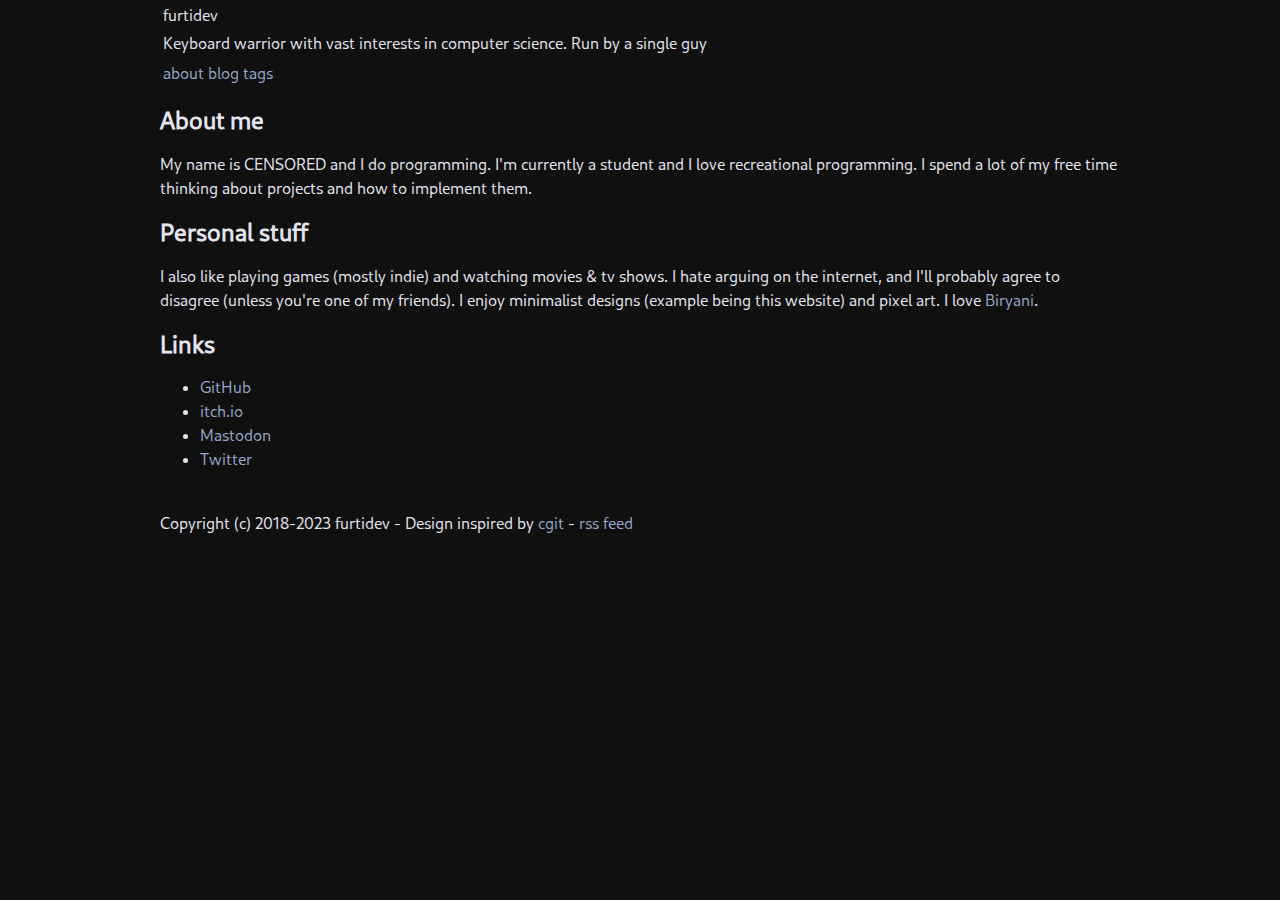
<file: index.html>
<!DOCTYPE html>
<head>
    <meta charset="utf-8"/>
    <meta name="viewport" content="width=device-width, initial-scale=1.0">
    <title>furtidev</title>
    <link rel="stylesheet" href="https://furtidev.github.io/site.css">
</head>

<body>
<table class="header">
<tbody>
    <tr>
        <!-- <td class="logo" rowspan="2"></td> -->
        <td class="main">
            furtidev
        </td>
    </tr>
    <tr>
        <td class="sub">Keyboard warrior with vast interests in computer science.</td>
        <td class="sub right">Run by a single guy</td>
    </tr>
</tbody>
</table>


<table class="tabs">
<tbody>
    <tr>
        <td>
            <a class="active" href="/">about</a>
            <a href="https://furtidev.github.io/blog/">blog</a>
            <a href="/tags">tags</a>
        </td>
    </tr>
</tbody>
</table>


<div class="content">

    <div class="custom-markdown">
        <h2>About me</h2>
        My name is <span class="censored">CENSORED</span> and I do programming. I'm currently a student and I love recreational programming. I spend a lot of my free time thinking about projects and how to implement them.
        <h2>Personal stuff</h2>
        I also like playing games (mostly indie) and watching movies & tv shows. I hate arguing on the internet, and I'll probably agree to disagree (unless you're one of my friends). I enjoy minimalist designs (example being this website) and pixel art. I love <a href="https://en.wikipedia.org/wiki/Biryani">Biryani</a>.
        <h2>Links</h2>
        <ul>
            <li><a href="https://github.com/furtidev/">GitHub</a></li>
            <li><a href="https://furtidev.itch.io/">itch.io</a></li>
            <li><a href="https://poto.cafe/@furtidev">Mastodon</a></li>
            <li><a href="https://twitter.com/furtidev">Twitter</a></li>
        </ul>
    </div>
    <center> ⠀ 
    </center> 

    
</div>

<div class="footer">Copyright (c) 2018-2023 furtidev - Design inspired by <a href="https://git.zx2c4.com/cgit/about/">cgit</a> - <a href='https://furtidev.github.io/rss.xml'>rss feed</a></div>

</body>
</file>
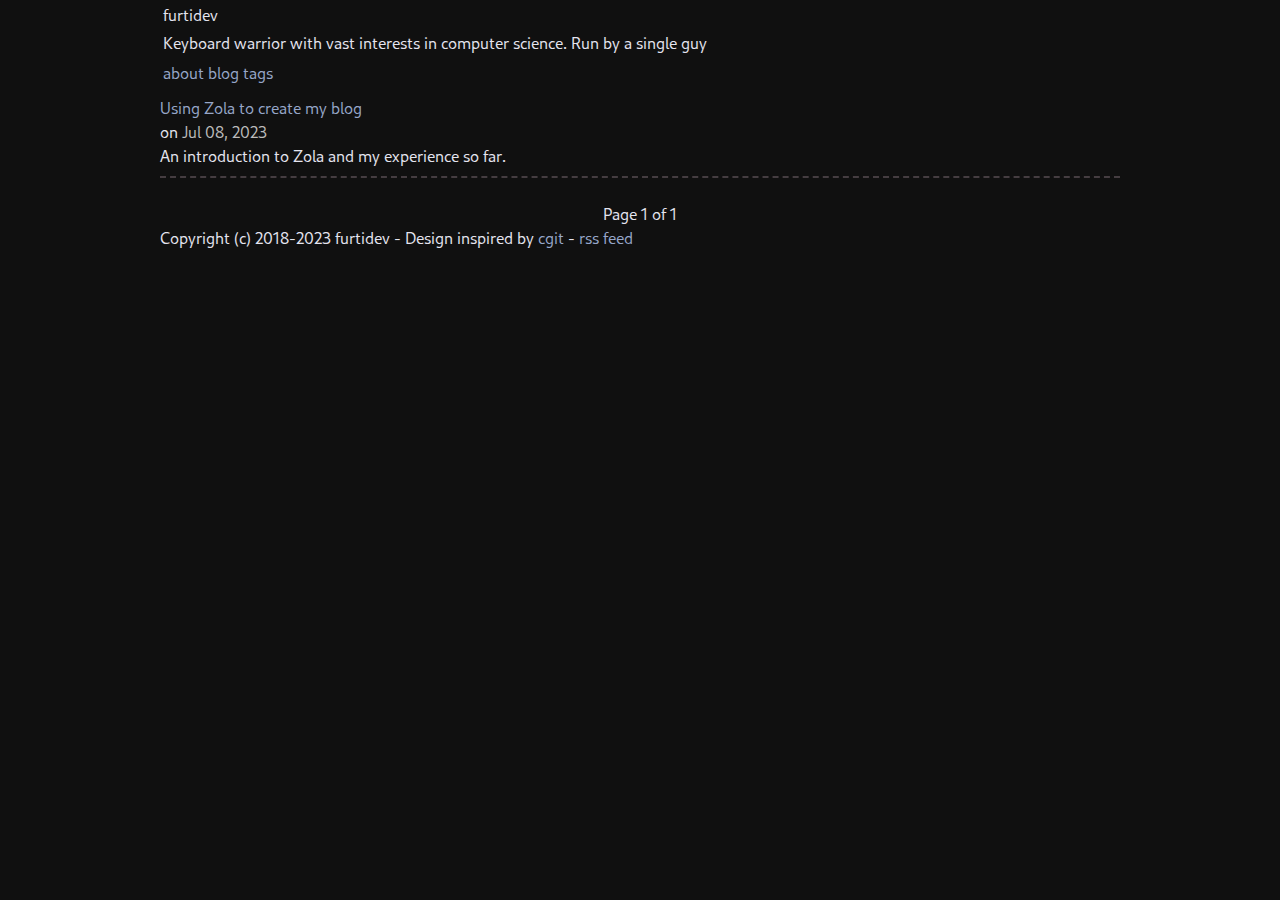
<file: blog/index.html>
<!DOCTYPE html>
<head>
    <meta charset="utf-8"/>
    <meta name="viewport" content="width=device-width, initial-scale=1.0">
    <title>furtidev</title>
    <link rel="stylesheet" href="https://furtidev.github.io/site.css">
</head>

<body>
<table class="header">
<tbody>
    <tr>
        <!-- <td class="logo" rowspan="2"></td> -->
        <td class="main">
            furtidev
        </td>
    </tr>
    <tr>
        <td class="sub">Keyboard warrior with vast interests in computer science.</td>
        <td class="sub right">Run by a single guy</td>
    </tr>
</tbody>
</table>


<table class="tabs">
<tbody>
    <tr>
        <td>
            <a href="/">about</a>
            <a class="active" href="https://furtidev.github.io/blog/">blog</a>
            <a href="/tags">tags</a>
        </td>
    </tr>
</tbody>
</table>


<div class="content">





<div class='blog-item'><span class="title"><a href="https://furtidev.github.io/blog/using-zola-to-create-my-blog/">Using Zola to create my blog</a></span><br><span class="small">on <font color="#bbb"><time datetime="2023-07-08">Jul 08, 2023</time></font></span><br>An introduction to Zola and my experience so far.</div>

<br>
<center>
	
	Page 1 of 1
	
</center>



    
</div>

<div class="footer">Copyright (c) 2018-2023 furtidev - Design inspired by <a href="https://git.zx2c4.com/cgit/about/">cgit</a> - <a href='https://furtidev.github.io/rss.xml'>rss feed</a></div>

</body>
</file>
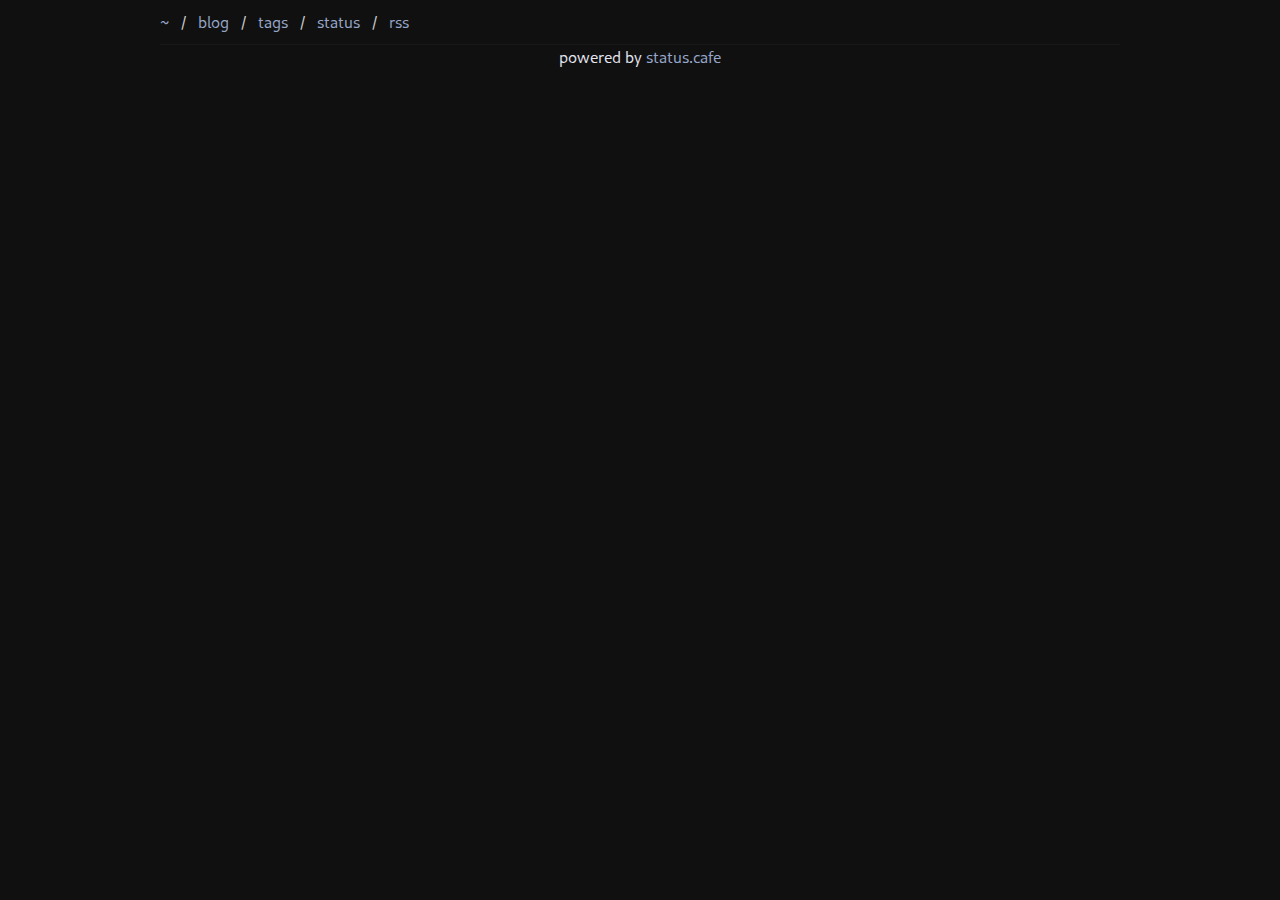
<file: status/index.html>
<!DOCTYPE html>
<head>
    <meta charset="utf-8"/>
    <meta property="og:url" content="https://furtidev.github.io/status/">
    <meta property="og:type" content="blog" />
    <meta name="viewport" content="width=device-width, initial-scale=1.0">
    <title>furtidev</title>
    <link rel="stylesheet" href="https://furtidev.github.io/site.css">
    <link rel="apple-touch-icon" sizes="180x180" href="/apple-touch-icon.png">
    <link rel="icon" type="image/png" sizes="32x32" href="/favicon-32x32.png">
    <link rel="icon" type="image/png" sizes="16x16" href="/favicon-16x16.png">
    <link rel="manifest" href="/site.webmanifest">
    <link rel="mask-icon" href="/safari-pinned-tab.svg" color="#5bbad5">
    <meta name="msapplication-TileColor" content="#da532c">
    <meta name="theme-color" content="#ffffff">
</head>

<div class="navbar">
    <ul>
    <li><a href="/">~</a></li>
    <li><a href="https://furtidev.github.io/blog/">blog</a></li>
    <li><a href='https://furtidev.github.io/tags'>tags</a></li>
    <li><a href='https://furtidev.github.io/status'>status</a></li>
    <li><a href='https://furtidev.github.io/rss.xml'>rss</a></li>
    </ul>
</div>

<div class="content">

<style>
.status {
	border: 1px solid #515151;
    background: #1b1b1b;
    margin: 10px 0px 10px 0px;
    padding: 10px;
}

.status .title .author {
    color: #73c936;
}

.status .title .time {
    color: #717171;
}

.status .desc {
    color: #A4A4A4;
}

</style>
<script>
// stolen from https://stackoverflow.com/a/1417392
function DateParser(datestr) {
	var yy   = datestr.substring(0,4);
	var mo   = datestr.substring(5,7);
	var dd   = datestr.substring(8,10);
	var hh   = datestr.substring(11,13);
	var mi   = datestr.substring(14,16);
	var ss   = datestr.substring(17,19);
	var tzs  = datestr.substring(19,20);
	var tzhh = datestr.substring(20,22);
	var tzmi = datestr.substring(23,25);
	var myutc = Date.UTC(yy-0,mo-1,dd-0,hh-0,mi-0,ss-0);
	var tzos = (tzs+(tzhh * 60 + tzmi * 1)) * 60000;
	return new Date(myutc-tzos);
}

// stolen from https://stackoverflow.com/a/6109105
function timeDifference(current, previous) {

    var msPerMinute = 60 * 1000;
    var msPerHour = msPerMinute * 60;
    var msPerDay = msPerHour * 24;
    var msPerMonth = msPerDay * 30;
    var msPerYear = msPerDay * 365;

    var elapsed = current - previous;

    if (elapsed < msPerMinute) {
         return Math.round(elapsed/1000) + ' seconds ago';   
    }

    else if (elapsed < msPerHour) {
         return Math.round(elapsed/msPerMinute) + ' minutes ago';   
    }

    else if (elapsed < msPerDay ) {
         return Math.round(elapsed/msPerHour ) + ' hours ago';   
    }

    else if (elapsed < msPerMonth) {
        return Math.round(elapsed/msPerDay) + ' days ago';   
    }

    else if (elapsed < msPerYear) {
        return Math.round(elapsed/msPerMonth) + ' months ago';   
    }

    else {
        return Math.round(elapsed/msPerYear ) + ' years ago';   
    }
}

var xhttp = new XMLHttpRequest();
xhttp.onreadystatechange = function() {
if (xhttp.readyState == 4 && xhttp.status == 200) {
  var parser = new DOMParser();
  var xmlDoc = parser.parseFromString(xhttp.responseText, 'text/xml');
  var posts = '';
  title = xmlDoc.getElementsByTagName('title');
  content = xmlDoc.getElementsByTagName('content')
  published = xmlDoc.getElementsByTagName('published')

  posts += '';

  for (i = 1; i < title.length; i++) {
  	if (i >= 20) {
  		break;
  	}
    posts += '<div class="status"><div class="title"><span class="author">' + title[i].childNodes[0].nodeValue.slice(0, 11) + '</span> <span class="time">' + timeDifference(Date.now(), DateParser(published[i-1].innerHTML)) + '</span></div><div class="desc">' + content[i-1].textContent + '</div></div>'
  }
  
  posts += '';

  document.getElementById('status').innerHTML = posts;
}
};
xhttp.open('GET', 'https://status.cafe/users/furtidev.atom', true);
xhttp.send();
</script>

<div id="status"></div>
<center>powered by <a href="https://status.cafe/">status.cafe</a></center>
    
</div>
</body>
</file>
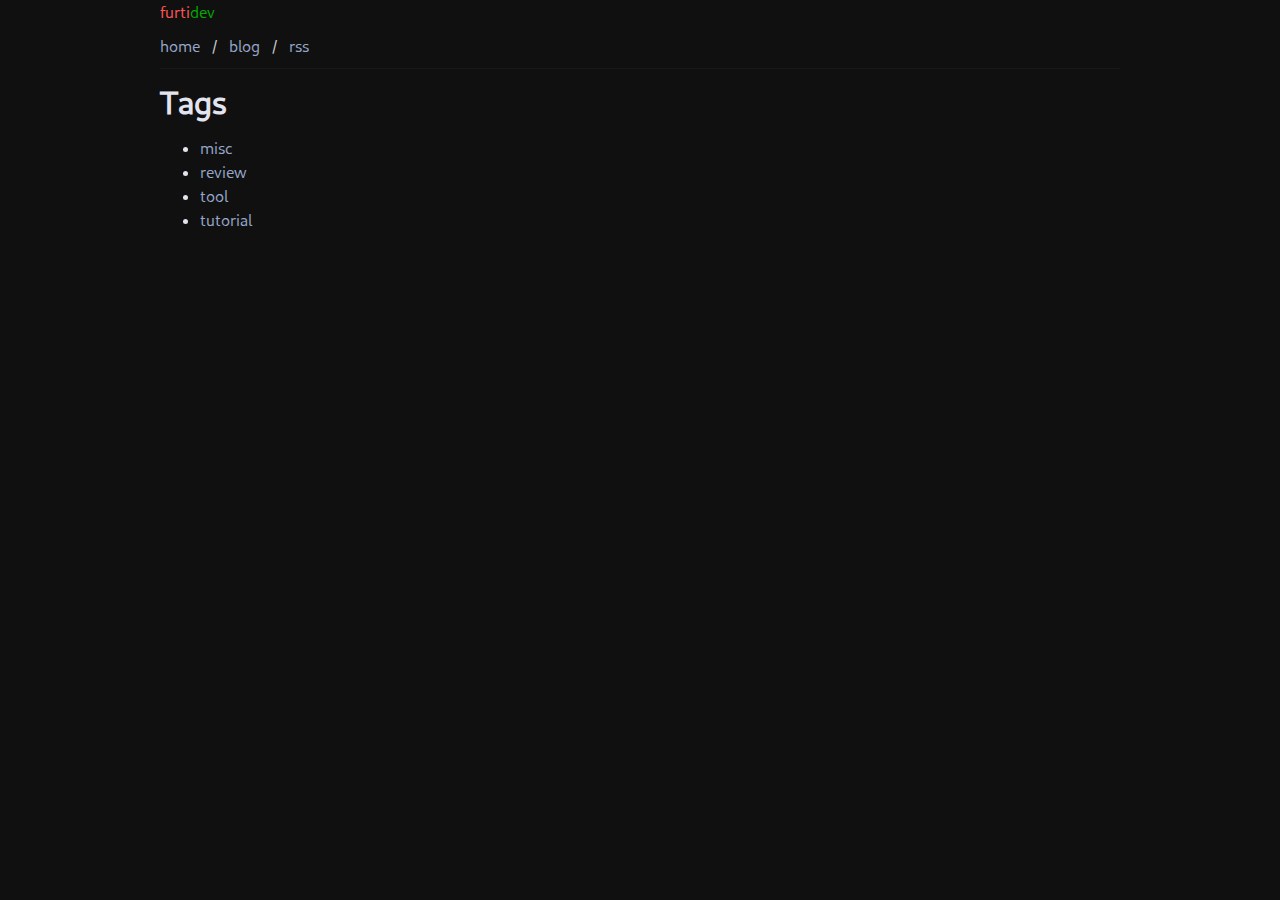
<file: tags/index.html>
<!DOCTYPE html>
<head>
    <meta charset="utf-8"/>
    <meta property="og:url" content="https://furtidev.github.io/tags/">
    <meta property="og:type" content="blog" />
    <meta name="viewport" content="width=device-width, initial-scale=1.0">
    
  <title>Tags</title>
  <meta name="description" content="All tags on my blog!">

    <link rel="stylesheet" href="https://furtidev.github.io/site.css">
</head>

<div class="navbar">
<span class="title">
    <font color="#ff5555">furti</font><font color="#00AA00">dev</font>
</span>
<br>
<ul>
    <li><a href="/">home</a></li>
    <li><a href="https://furtidev.github.io/blog/">blog</a></li>
    <li><a href='https://furtidev.github.io/rss.xml'>rss</a></li>
</div>

<div class="content">

<h1>Tags</h1>


<ul>
	
		<li><a href="https://furtidev.github.io/tags/misc/">misc</a></li>
	
		<li><a href="https://furtidev.github.io/tags/review/">review</a></li>
	
		<li><a href="https://furtidev.github.io/tags/tool/">tool</a></li>
	
		<li><a href="https://furtidev.github.io/tags/tutorial/">tutorial</a></li>
	
</ul>

    
</div>
</body>
</file>
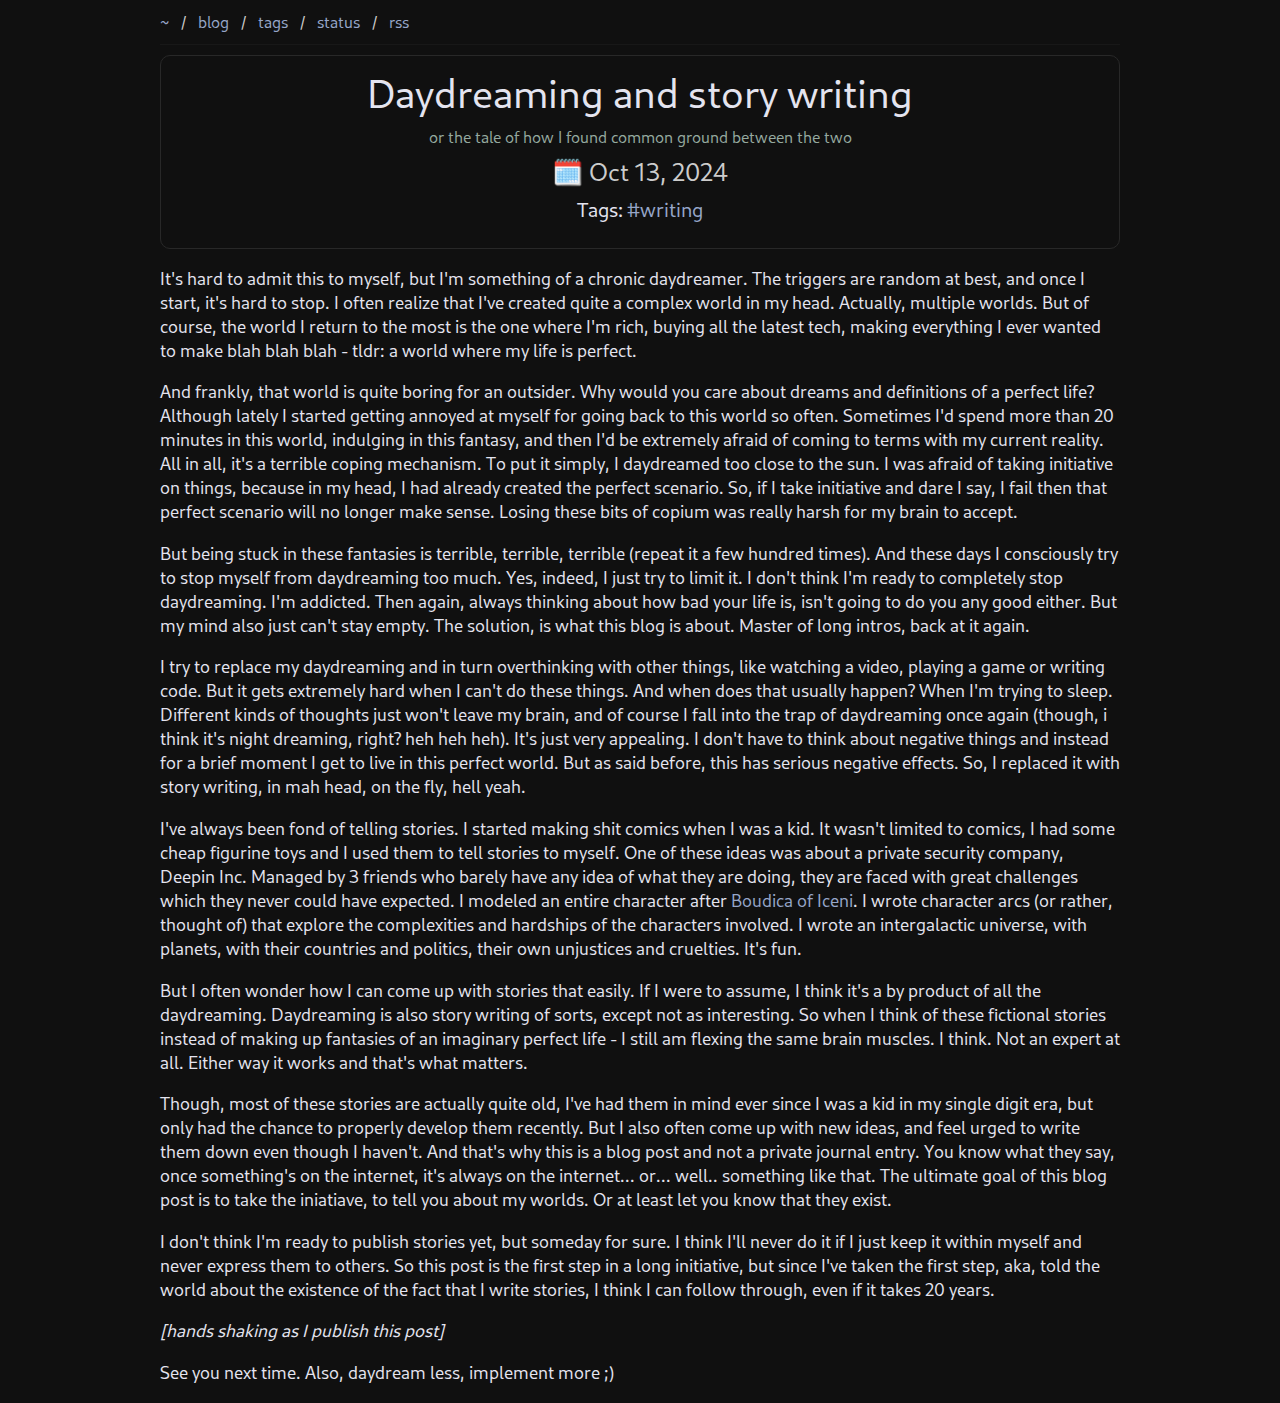
<file: blog/daydreaming-and-storywriting/index.html>
<!DOCTYPE html>
<head>
    <meta charset="utf-8"/>
    <meta property="og:url" content="https://furtidev.github.io/blog/daydreaming-and-storywriting/">
    <meta property="og:type" content="blog" />
    <meta name="viewport" content="width=device-width, initial-scale=1.0">
    
  <title>Daydreaming and story writing</title>
  <meta property="og:title" content="Daydreaming and story writing | furtidev's blog">
  <meta property="og:description" content="or the tale of how I found common ground between the two">
  <meta name="description" content="or the tale of how I found common ground between the two">
  <script type="application/ld+json">
    {
      "@context": "https://schema.org",
      "@type": "BlogPosting",
      "headline": "Daydreaming and story writing",
      "datePublished": "2024-10-13",
      "author": [{
          "@type": "Person",
          "name": "furtidev",
          "url": "https://poto.cafe/@furtidev"
      }]
    }
  </script>

    <link rel="stylesheet" href="https://furtidev.github.io/site.css?h=0914397ba5637029d1a0">
    <link rel="apple-touch-icon" sizes="180x180" href="/apple-touch-icon.png">
    <link rel="icon" type="image/png" sizes="32x32" href="/favicon-32x32.png">
    <link rel="icon" type="image/png" sizes="16x16" href="/favicon-16x16.png">
    <link rel="manifest" href="/site.webmanifest">
    <link rel="mask-icon" href="/safari-pinned-tab.svg" color="#5bbad5">
    <meta name="msapplication-TileColor" content="#da532c">
    <meta name="theme-color" content="#ffffff">
</head>

<div class="navbar">
    <ul>
    <li><a href="/">~</a></li>
    <li><a href="https://furtidev.github.io/blog/">blog</a></li>
    <li><a href='https://furtidev.github.io/tags'>tags</a></li>
    <li><a href='https://furtidev.github.io/status'>status</a></li>
    <li><a href='https://furtidev.github.io/rss.xml'>rss</a></li>
    </ul>
</div>

<div class="content">


<div class="post">
<article>
<div class="heading-template" style="line-height: 35px;">
<span style="font-size: 40px; margin-bottom">Daydreaming and story writing</span><br/>
<span style="color: #95a99f">or the tale of how I found common ground between the two</span> <br>
<span style="font-size: 25px; color: #ccc">🗓️ <time datetime="2024-10-13">Oct 13, 2024</time></span><br>
<span style="font-size: 20px">
Tags:


<a href='https://furtidev.github.io/tags/writing/'>#writing</a>


</span>
</div>
<div style="font-size: 110%"><p>It's hard to admit this to myself, but I'm something of a chronic daydreamer. The triggers are random at best, and once I start, it's hard to stop. I often realize that I've created quite a complex world in my head. Actually, multiple worlds. But of course, the world I return to the most is the one where I'm rich, buying all the latest tech, making everything I ever wanted to make blah blah blah - tldr: a world where my life is perfect.</p>
<p>And frankly, that world is quite boring for an outsider. Why would you care about dreams and definitions of a perfect life? Although lately I started getting annoyed at myself for going back to this world so often. Sometimes I'd spend more than 20 minutes in this world, indulging in this fantasy, and then I'd be extremely afraid of coming to terms with my current reality. All in all, it's a terrible coping mechanism. To put it simply, I daydreamed too close to the sun. I was afraid of taking initiative on things, because in my head, I had already created the perfect scenario. So, if I take initiative and dare I say, I fail then that perfect scenario will no longer make sense. Losing these bits of copium was really harsh for my brain to accept.</p>
<p>But being stuck in these fantasies is terrible, terrible, terrible (repeat it a few hundred times). And these days I consciously try to stop myself from daydreaming too much. Yes, indeed, I just try to limit it. I don't think I'm ready to completely stop daydreaming. I'm addicted. Then again, always thinking about how bad your life is, isn't going to do you any good either. But my mind also just can't stay empty. The solution, is what this blog is about. Master of long intros, back at it again.</p>
<p>I try to replace my daydreaming and in turn overthinking with other things, like watching a video, playing a game or writing code. But it gets extremely hard when I can't do these things. And when does that usually happen? When I'm trying to sleep. Different kinds of thoughts just won't leave my brain, and of course I fall into the trap of daydreaming once again (though, i think it's night dreaming, right? heh heh heh). It's just very appealing. I don't have to think about negative things and instead for a brief moment I get to live in this perfect world. But as said before, this has serious negative effects. So, I replaced it with story writing, in mah head, on the fly, hell yeah.</p>
<p>I've always been fond of telling stories. I started making shit comics when I was a kid. It wasn't limited to comics, I had some cheap figurine toys and I used them to tell stories to myself. One of these ideas was about a private security company, Deepin Inc. Managed by 3 friends who barely have any idea of what they are doing, they are faced with great challenges which they never could have expected. I modeled an entire character after <a rel="noopener" target="_blank" href="https://en.wikipedia.org/wiki/Boudica">Boudica of Iceni</a>. I wrote character arcs (or rather, thought of) that explore the complexities and hardships of the characters involved. I wrote an intergalactic universe, with planets, with their countries and politics, their own unjustices and cruelties. It's fun.</p>
<p>But I often wonder how I can come up with stories that easily. If I were to assume, I think it's a by product of all the daydreaming. Daydreaming is also story writing of sorts, except not as interesting. So when I think of these fictional stories instead of making up fantasies of an imaginary perfect life - I still am flexing the same brain muscles. I think. Not an expert at all. Either way it works and that's what matters.</p>
<p>Though, most of these stories are actually quite old, I've had them in mind ever since I was a kid in my single digit era, but only had the chance to properly develop them recently. But I also often come up with new ideas, and feel urged to write them down even though I haven't. And that's why this is a blog post and not a private journal entry. You know what they say, once something's on the internet, it's always on the internet... or... well.. something like that. The ultimate goal of this blog post is to take the iniatiave, to tell you about my worlds. Or at least let you know that they exist.</p>
<p>I don't think I'm ready to publish stories yet, but someday for sure. I think I'll never do it if I just keep it within myself and never express them to others. So this post is the first step in a long initiative, but since I've taken the first step, aka, told the world about the existence of the fact that I write stories, I think I can follow through, even if it takes 20 years.</p>
<p><em>[hands shaking as I publish this post]</em></p>
<p>See you next time. Also, daydream less, implement more ;)</p>
</div>
</article>
</div>

<script src="https://utteranc.es/client.js"
        repo="furtidev/furtidev.github.io"
        issue-term="pathname"
        label="comment"
        theme="gruvbox-dark"
        crossorigin="anonymous"
        async>
</script>
    
</div>
</body>
</file>
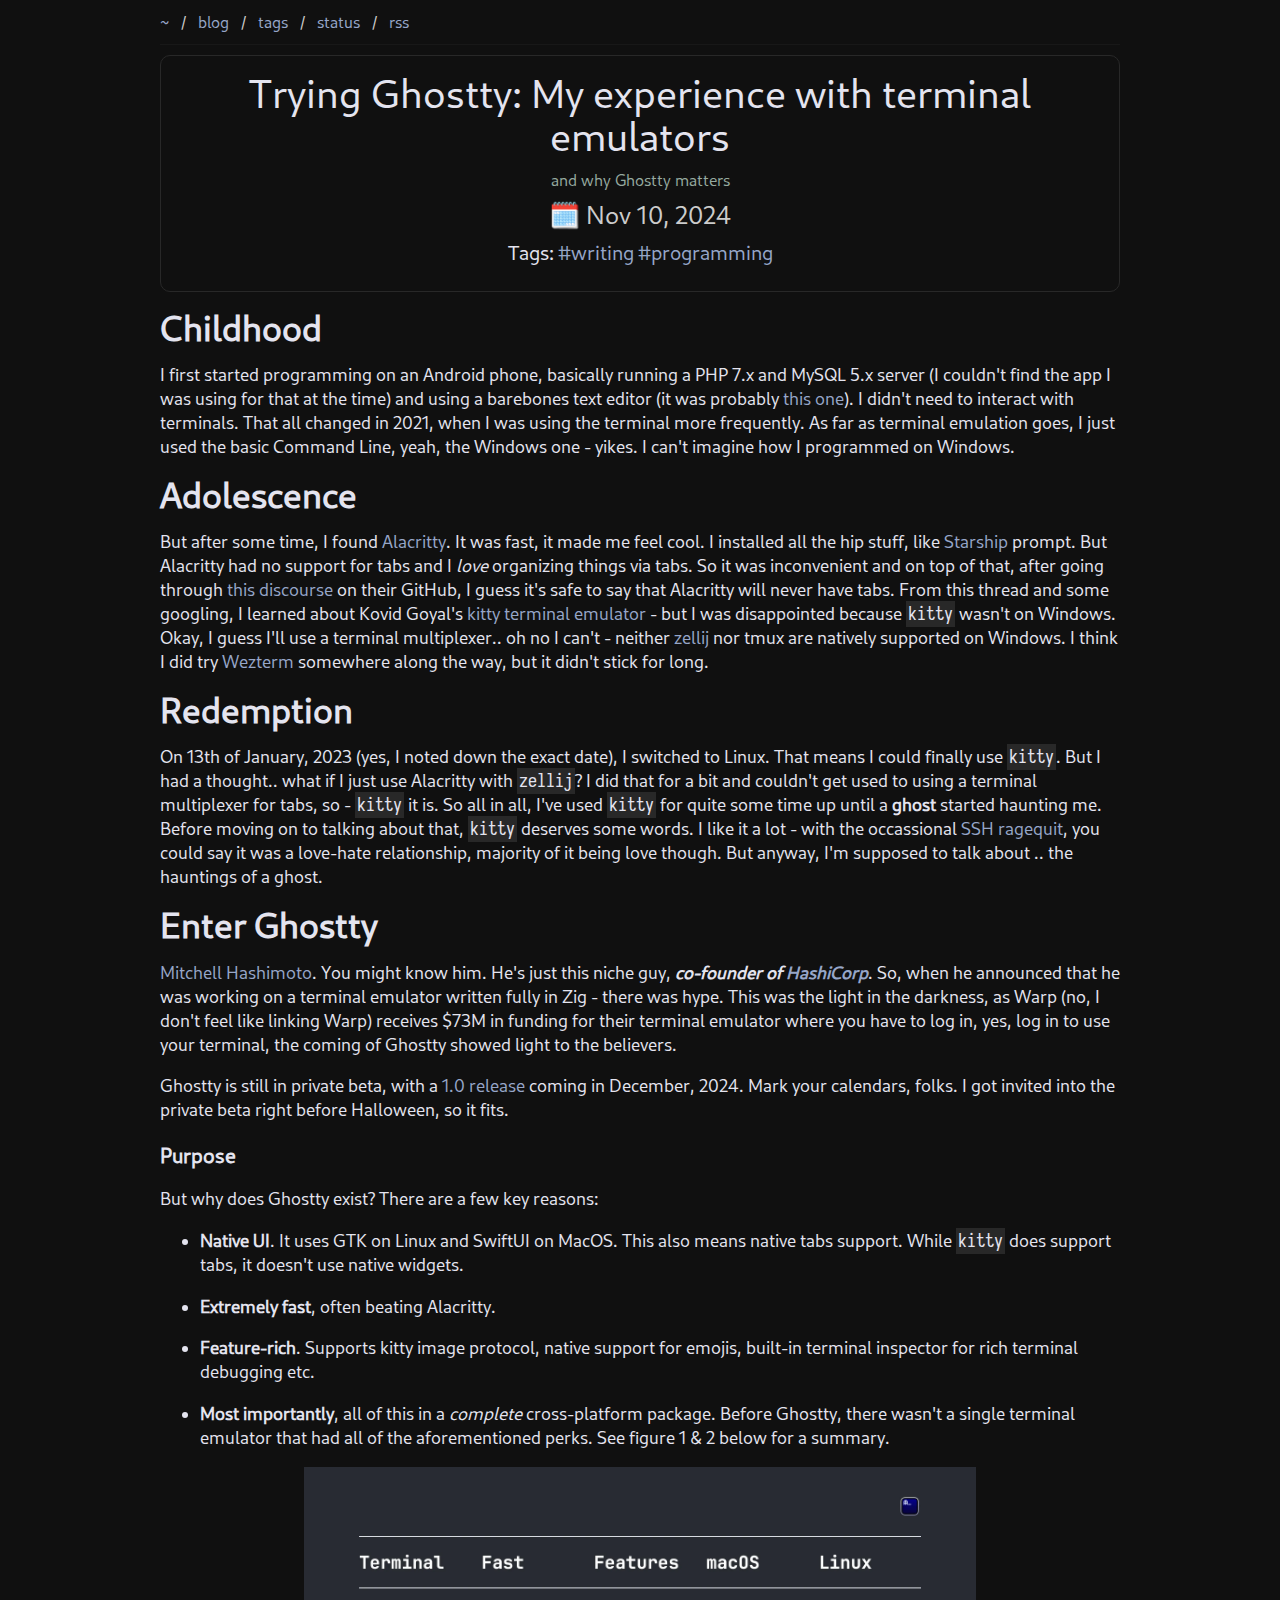
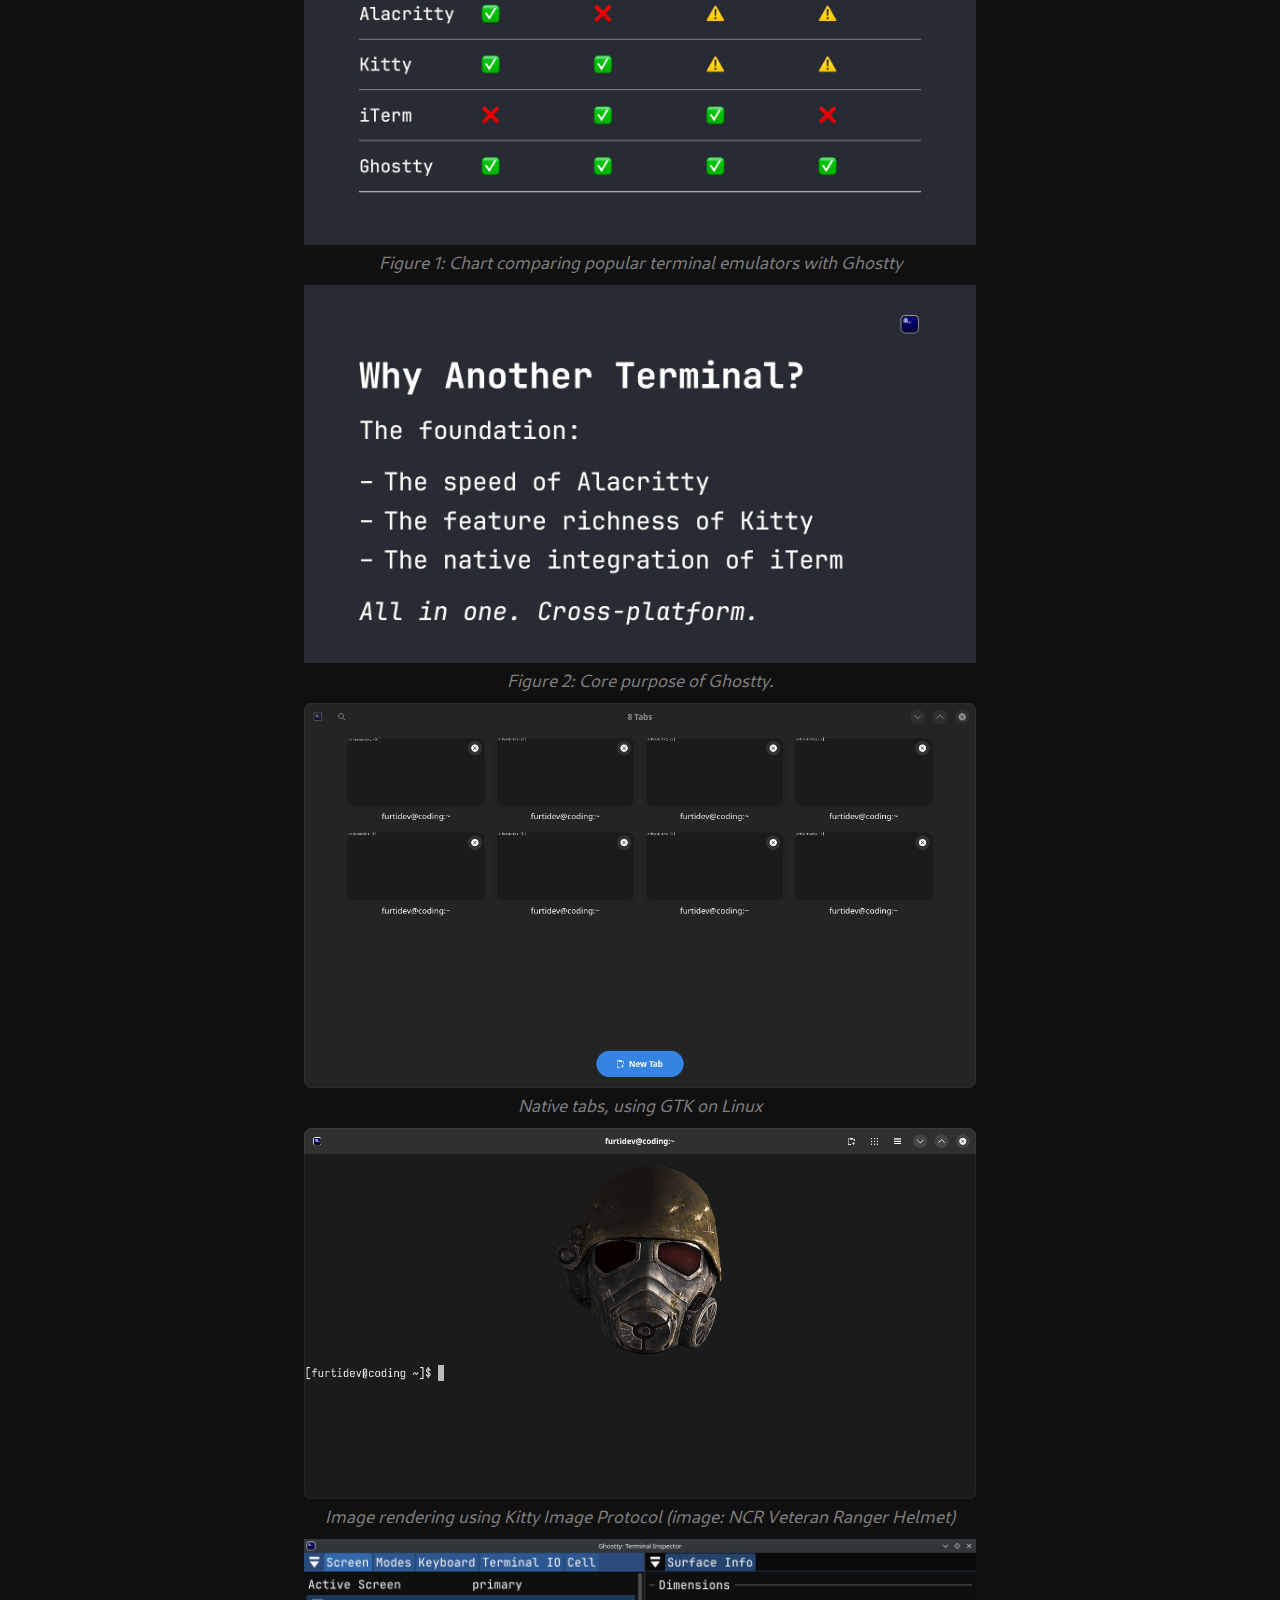
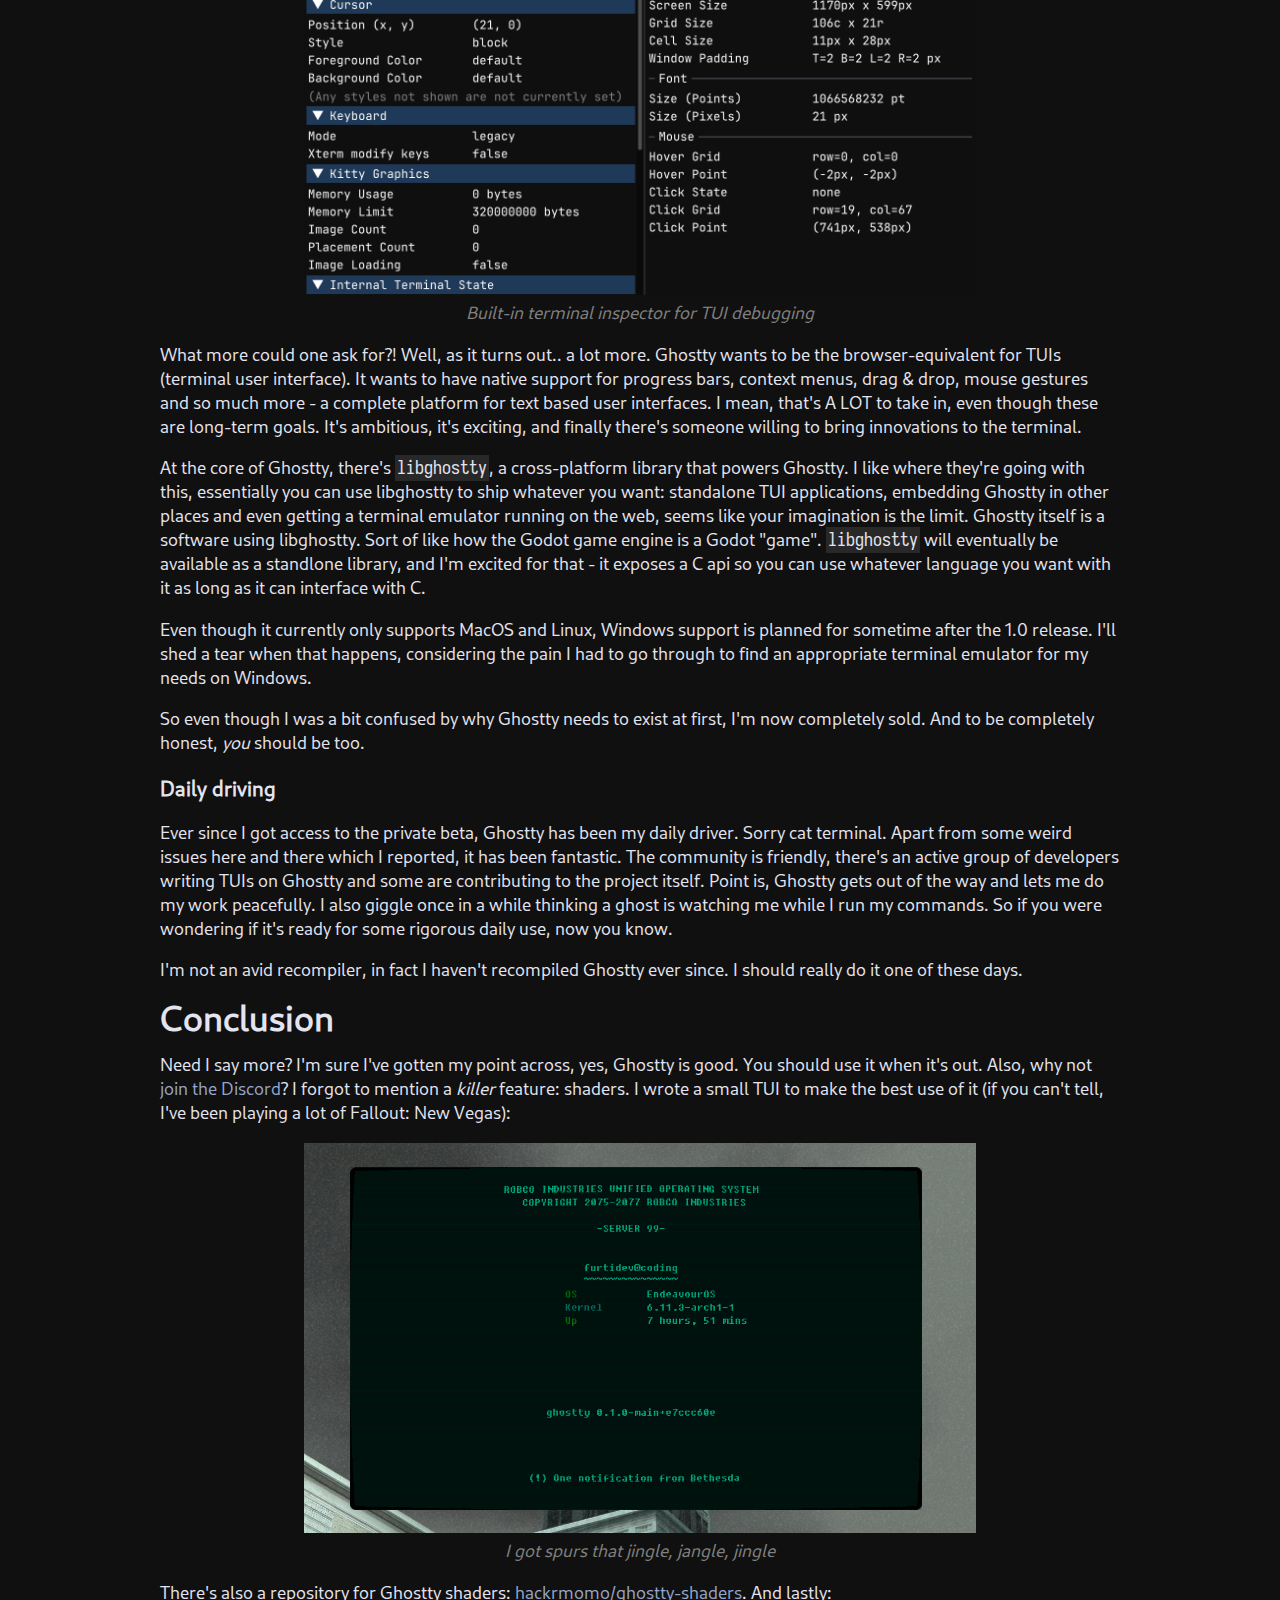
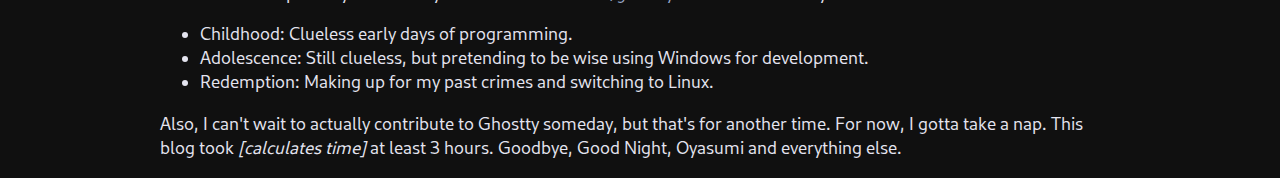
<file: blog/ghostty-testing/index.html>
<!DOCTYPE html>
<head>
    <meta charset="utf-8"/>
    <meta property="og:url" content="https://furtidev.github.io/blog/ghostty-testing/">
    <meta property="og:type" content="blog" />
    <meta name="viewport" content="width=device-width, initial-scale=1.0">
    
  <title>Trying Ghostty: My experience with terminal emulators</title>
  <meta property="og:title" content="Trying Ghostty: My experience with terminal emulators | furtidev's blog">
  <meta property="og:description" content="and why Ghostty matters">
  <meta name="description" content="and why Ghostty matters">
  <script type="application/ld+json">
    {
      "@context": "https://schema.org",
      "@type": "BlogPosting",
      "headline": "Trying Ghostty: My experience with terminal emulators",
      "datePublished": "2024-11-10",
      "author": [{
          "@type": "Person",
          "name": "furtidev",
          "url": "https://poto.cafe/@furtidev"
      }]
    }
  </script>

    <link rel="stylesheet" href="https://furtidev.github.io/site.css?h=0914397ba5637029d1a0">
    <link rel="apple-touch-icon" sizes="180x180" href="/apple-touch-icon.png">
    <link rel="icon" type="image/png" sizes="32x32" href="/favicon-32x32.png">
    <link rel="icon" type="image/png" sizes="16x16" href="/favicon-16x16.png">
    <link rel="manifest" href="/site.webmanifest">
    <link rel="mask-icon" href="/safari-pinned-tab.svg" color="#5bbad5">
    <meta name="msapplication-TileColor" content="#da532c">
    <meta name="theme-color" content="#ffffff">
</head>

<div class="navbar">
    <ul>
    <li><a href="/">~</a></li>
    <li><a href="https://furtidev.github.io/blog/">blog</a></li>
    <li><a href='https://furtidev.github.io/tags'>tags</a></li>
    <li><a href='https://furtidev.github.io/status'>status</a></li>
    <li><a href='https://furtidev.github.io/rss.xml'>rss</a></li>
    </ul>
</div>

<div class="content">


<div class="post">
<article>
<div class="heading-template" style="line-height: 35px;">
<span style="font-size: 40px; margin-bottom">Trying Ghostty: My experience with terminal emulators</span><br/>
<span style="color: #95a99f">and why Ghostty matters</span> <br>
<span style="font-size: 25px; color: #ccc">🗓️ <time datetime="2024-11-10">Nov 10, 2024</time></span><br>
<span style="font-size: 20px">
Tags:


<a href='https://furtidev.github.io/tags/writing/'>#writing</a>

<a href='https://furtidev.github.io/tags/programming/'>#programming</a>


</span>
</div>
<div style="font-size: 110%"><h1 id="childhood">Childhood</h1>
<p>I first started programming on an Android phone, basically running a PHP 7.x and MySQL 5.x server (I couldn't find the app I was using for that at the time) and using a barebones text editor (it was probably <a rel="noopener" target="_blank" href="https://play.google.com/store/apps/details?id=com.rhmsoft.edit.pro">this one</a>). I didn't need to interact with terminals. That all changed in 2021, when I was using the terminal more frequently. As far as terminal emulation goes, I just used the basic Command Line, yeah, the Windows one - yikes. I can't imagine how I programmed on Windows.</p>
<h1 id="adolescence">Adolescence</h1>
<p>But after some time, I found <a rel="noopener" target="_blank" href="https://alacritty.org/">Alacritty</a>. It was fast, it made me feel cool. I installed all the hip stuff, like <a rel="noopener" target="_blank" href="https://starship.rs/">Starship</a> prompt. But Alacritty had no support for tabs and I <em>love</em> organizing things via tabs. So it was inconvenient and on top of that, after going through <a rel="noopener" target="_blank" href="https://github.com/alacritty/alacritty/issues/3129">this discourse</a> on their GitHub, I guess it's safe to say that Alacritty will never have tabs. From this thread and some googling, I learned about Kovid Goyal's <a rel="noopener" target="_blank" href="https://sw.kovidgoyal.net/kitty/">kitty terminal emulator</a> - but I was disappointed because <code>kitty</code> wasn't on Windows. Okay, I guess I'll use a terminal multiplexer.. oh no I can't - neither <a rel="noopener" target="_blank" href="https://zellij.dev/">zellij</a> nor tmux are natively supported on Windows. I think I did try <a rel="noopener" target="_blank" href="https://www.google.com/search?client=firefox-b-d&amp;q=wezterm">Wezterm</a> somewhere along the way, but it didn't stick for long.</p>
<h1 id="redemption">Redemption</h1>
<p>On 13th of January, 2023 (yes, I noted down the exact date), I switched to Linux. That means I could finally use <code>kitty</code>. But I had a thought.. what if I just use Alacritty with <code>zellij</code>? I did that for a bit and couldn't get used to using a terminal multiplexer for tabs, so - <code>kitty</code> it is. So all in all, I've used <code>kitty</code> for quite some time up until a <strong>ghost</strong> started haunting me. Before moving on to talking about that, <code>kitty</code> deserves some words. I like it a lot - with the occassional <a rel="noopener" target="_blank" href="https://sw.kovidgoyal.net/kitty/faq/#i-get-errors-about-the-terminal-being-unknown-or-opening-the-terminal-failing-or-functional-keys-like-arrow-keys-don-t-work">SSH ragequit</a>, you could say it was a love-hate relationship, majority of it being love though. But anyway, I'm supposed to talk about .. the hauntings of a ghost.</p>
<h1 id="enter-ghostty">Enter Ghostty</h1>
<p><a rel="noopener" target="_blank" href="https://mitchellh.com/">Mitchell Hashimoto</a>. You might know him. He's just this niche guy, <em><strong>co-founder of <a rel="noopener" target="_blank" href="https://www.hashicorp.com/">HashiCorp</a></strong></em>. So, when he announced that he was working on a terminal emulator written fully in Zig - there was hype. This was the light in the darkness, as Warp (no, I don't feel like linking Warp) receives $73M in funding for their terminal emulator where you have to log in, yes, log in to use your terminal, the coming of Ghostty showed light to the believers.</p>
<p>Ghostty is still in private beta, with a <a rel="noopener" target="_blank" href="https://mitchellh.com/writing/ghostty-is-coming">1.0 release</a> coming in December, 2024. Mark your calendars, folks. I got invited into the private beta right before Halloween, so it fits.</p>
<h3 id="purpose">Purpose</h3>
<p>But why does Ghostty exist? There are a few key reasons:</p>
<ul>
<li>
<p><strong>Native UI</strong>. It uses GTK on Linux and SwiftUI on MacOS. This also means native tabs support. While <code>kitty</code> does support tabs, it doesn't use native widgets.</p>
</li>
<li>
<p><strong>Extremely fast</strong>, often beating Alacritty.</p>
</li>
<li>
<p><strong>Feature-rich</strong>. Supports kitty image protocol, native support for emojis, built-in terminal inspector for rich terminal debugging etc.</p>
</li>
<li>
<p><strong>Most importantly</strong>, all of this in a <em>complete</em> cross-platform package. Before Ghostty, there wasn't a single terminal emulator that had all of the aforementioned perks. See figure 1 &amp; 2 below for a summary.</p>
</li>
</ul>
<center style="margin-bottom: 10px"><img src=".&#x2F;figure-1.webp" width="70%" height="70%" /> <br> <span style="color: gray; font-style: italic">Figure 1: Chart comparing popular terminal emulators with Ghostty</span></center><center style="margin-bottom: 10px"><img src=".&#x2F;figure-2.webp" width="70%" height="70%" /> <br> <span style="color: gray; font-style: italic">Figure 2: Core purpose of Ghostty.</span></center><center style="margin-bottom: 10px"><img src=".&#x2F;tabs_one.png" width="70%" height="70%" /> <br> <span style="color: gray; font-style: italic">Native tabs, using GTK on Linux</span></center><center style="margin-bottom: 10px"><img src=".&#x2F;kitty_image_protocol.png" width="70%" height="70%" /> <br> <span style="color: gray; font-style: italic">Image rendering using Kitty Image Protocol (image: NCR Veteran Ranger Helmet)</span></center><center style="margin-bottom: 10px"><img src=".&#x2F;terminal_inspector.png" width="70%" height="70%" /> <br> <span style="color: gray; font-style: italic">Built-in terminal inspector for TUI debugging</span></center>
<p>What more could one ask for?! Well, as it turns out.. a lot more. Ghostty wants to be the browser-equivalent for TUIs (terminal user interface). It wants to have native support for progress bars, context menus, drag &amp; drop, mouse gestures and so much more - a complete platform for text based user interfaces. I mean, that's A LOT to take in, even though these are long-term goals. It's ambitious, it's exciting, and finally there's someone willing to bring innovations to the terminal.</p>
<p>At the core of Ghostty, there's <code>libghostty</code>, a cross-platform library that powers Ghostty. I like where they're going with this, essentially you can use libghostty to ship whatever you want: standalone TUI applications, embedding Ghostty in other places and even getting a terminal emulator running on the web, seems like your imagination is the limit. Ghostty itself is a software using libghostty. Sort of like how the Godot game engine is a Godot "game". <code>libghostty</code> will eventually be available as a standlone library, and I'm excited for that - it exposes a C api so you can use whatever language you want with it as long as it can interface with C.</p>
<p>Even though it currently only supports MacOS and Linux, Windows support is planned for sometime after the 1.0 release. I'll shed a tear when that happens, considering the pain I had to go through to find an appropriate terminal emulator for my needs on Windows.</p>
<p>So even though I was a bit confused by why Ghostty needs to exist at first, I'm now completely sold. And to be completely honest, <em>you</em> should be too.</p>
<h3 id="daily-driving">Daily driving</h3>
<p>Ever since I got access to the private beta, Ghostty has been my daily driver. Sorry cat terminal. Apart from some weird issues here and there which I reported, it has been fantastic. The community is friendly, there's an active group of developers writing TUIs on Ghostty and some are contributing to the project itself. Point is, Ghostty gets out of the way and lets me do my work peacefully. I also giggle once in a while thinking a ghost is watching me while I run my commands. So if you were wondering if it's ready for some rigorous daily use, now you know.</p>
<p>I'm not an avid recompiler, in fact I haven't recompiled Ghostty ever since. I should really do it one of these days.</p>
<h1 id="conclusion">Conclusion</h1>
<p>Need I say more? I'm sure I've gotten my point across, yes, Ghostty is good. You should use it when it's out. Also, why not <a href="https://furtidev.github.io/blog/ghostty-testing/discord.gg/ghostty">join the Discord</a>? I forgot to mention a <em>killer</em> feature: shaders. I wrote a small TUI to make the best use of it (if you can't tell, I've been playing a lot of Fallout: New Vegas):</p>
<center style="margin-bottom: 10px"><img src=".&#x2F;fallout_terminal.png" width="70%" height="70%" /> <br> <span style="color: gray; font-style: italic">I got spurs that jingle, jangle, jingle</span></center>
<p>There's also a repository for Ghostty shaders: <a rel="noopener" target="_blank" href="https://github.com/hackrmomo/ghostty-shaders">hackrmomo/ghostty-shaders</a>. And lastly:</p>
<ul>
<li>Childhood: Clueless early days of programming.</li>
<li>Adolescence: Still clueless, but pretending to be wise using Windows for development.</li>
<li>Redemption: Making up for my past crimes and switching to Linux.</li>
</ul>
<p>Also, I can't wait to actually contribute to Ghostty someday, but that's for another time. For now, I gotta take a nap. This blog took <em>[calculates time]</em> at least 3 hours. Goodbye, Good Night, Oyasumi and everything else.</p>
</div>
</article>
</div>

<script src="https://utteranc.es/client.js"
        repo="furtidev/furtidev.github.io"
        issue-term="pathname"
        label="comment"
        theme="gruvbox-dark"
        crossorigin="anonymous"
        async>
</script>
    
</div>
</body>
</file>
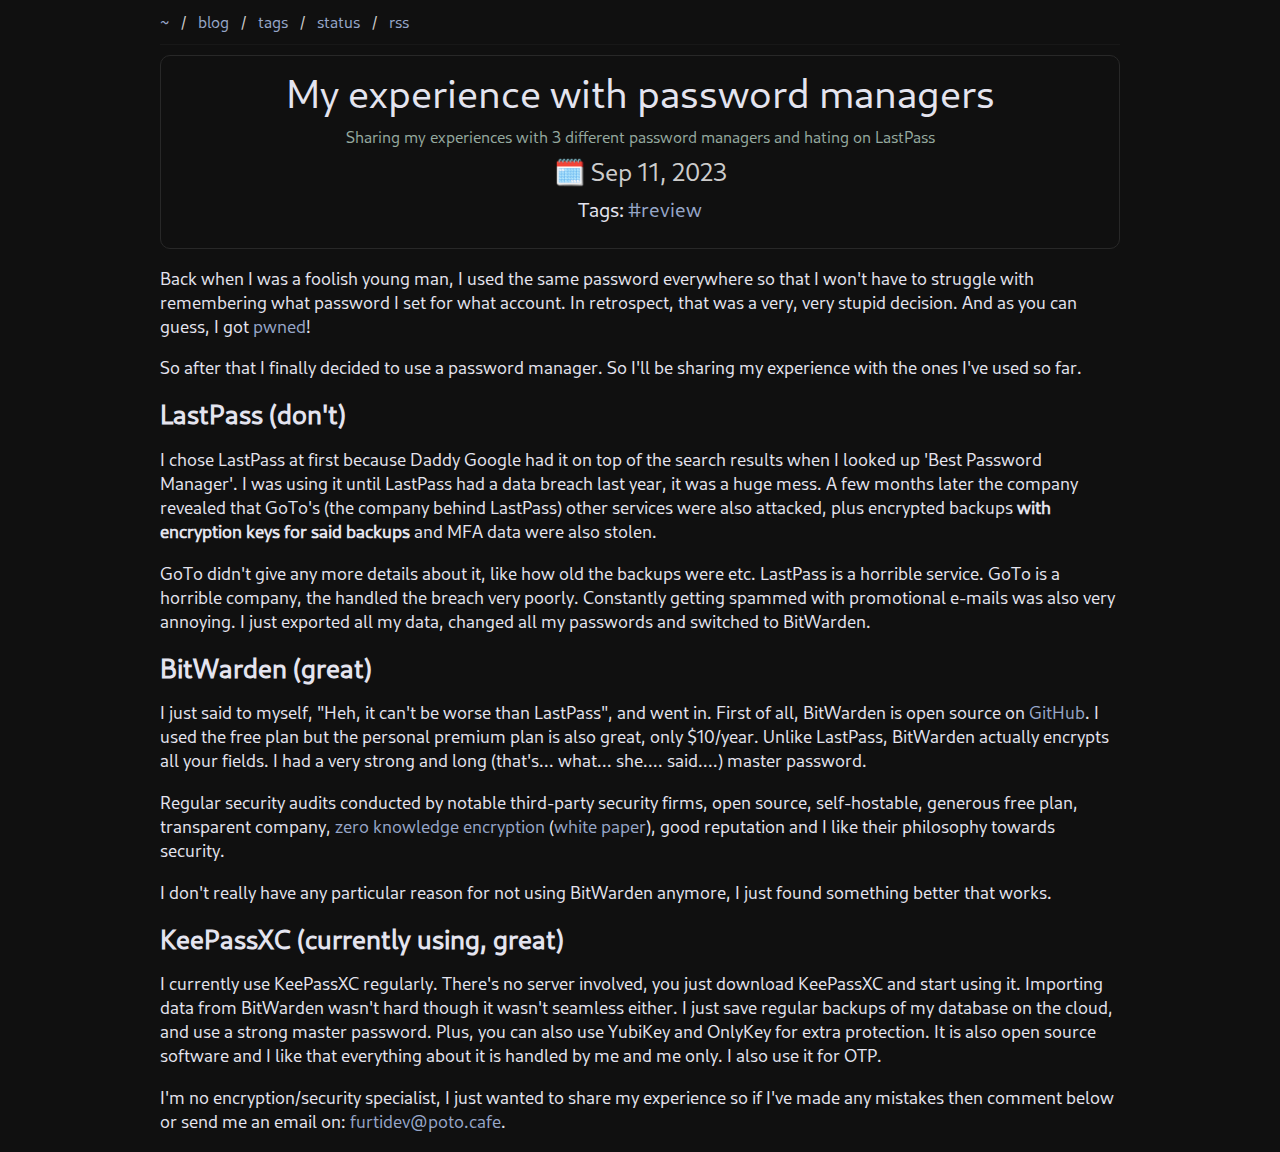
<file: blog/my-experience-with-password-managers/index.html>
<!DOCTYPE html>
<head>
    <meta charset="utf-8"/>
    <meta property="og:url" content="https://furtidev.github.io/blog/my-experience-with-password-managers/">
    <meta property="og:type" content="blog" />
    <meta name="viewport" content="width=device-width, initial-scale=1.0">
    
  <title>My experience with password managers</title>
  <meta property="og:title" content="My experience with password managers | furtidev's blog">
  <meta property="og:description" content="Sharing my experiences with 3 different password managers and hating on LastPass">
  <meta name="description" content="Sharing my experiences with 3 different password managers and hating on LastPass">
  <script type="application/ld+json">
    {
      "@context": "https://schema.org",
      "@type": "BlogPosting",
      "headline": "My experience with password managers",
      "datePublished": "2023-09-11",
      "author": [{
          "@type": "Person",
          "name": "furtidev",
          "url": "https://poto.cafe/@furtidev"
      }]
    }
  </script>

    <link rel="stylesheet" href="https://furtidev.github.io/site.css">
    <link rel="apple-touch-icon" sizes="180x180" href="/apple-touch-icon.png">
    <link rel="icon" type="image/png" sizes="32x32" href="/favicon-32x32.png">
    <link rel="icon" type="image/png" sizes="16x16" href="/favicon-16x16.png">
    <link rel="manifest" href="/site.webmanifest">
    <link rel="mask-icon" href="/safari-pinned-tab.svg" color="#5bbad5">
    <meta name="msapplication-TileColor" content="#da532c">
    <meta name="theme-color" content="#ffffff">
</head>

<div class="navbar">
    <ul>
    <li><a href="/">~</a></li>
    <li><a href="https://furtidev.github.io/blog/">blog</a></li>
    <li><a href='https://furtidev.github.io/tags'>tags</a></li>
    <li><a href='https://furtidev.github.io/status'>status</a></li>
    <li><a href='https://furtidev.github.io/rss.xml'>rss</a></li>
    </ul>
</div>

<div class="content">


<div class="post">
<article>
<div class="heading-template" style="line-height: 35px;">
<span style="font-size: 40px; margin-bottom">My experience with password managers</span><br/>
<span style="color: #95a99f">Sharing my experiences with 3 different password managers and hating on LastPass</span> <br>
<span style="font-size: 25px; color: #ccc">🗓️ <time datetime="2023-09-11">Sep 11, 2023</time></span><br>
<span style="font-size: 20px">
Tags:


<a href='https://furtidev.github.io/tags/review/'>#review</a>


</span>
</div>
<div style="font-size: 110%"><p>Back when I was a foolish young man, I used the same password everywhere so that I won't have to struggle with remembering what password I set for what account. In retrospect, that was a very, very stupid decision. And as you can guess, I got <a rel="noopener" target="_blank" href="https://haveibeenpwned.com/">pwned</a>!</p>
<p>So after that I finally decided to use a password manager. So I'll be sharing my experience with the ones I've used so far.</p>
<h2 id="lastpass-don-t">LastPass (don't)</h2>
<p>I chose LastPass at first because Daddy Google had it on top of the search results when I looked up 'Best Password Manager'. I was using it until LastPass had a data breach last year, it was a huge mess. A few months later the company revealed that GoTo's (the company behind LastPass) other services were also attacked, plus encrypted backups <strong>with encryption keys for said backups</strong> and MFA data were also stolen. </p>
<p>GoTo didn't give any more details about it, like how old the backups were etc. LastPass is a horrible service. GoTo is a horrible company, the handled the breach very poorly. Constantly getting spammed with promotional e-mails was also very annoying. I just exported all my data, changed all my passwords and switched to BitWarden.</p>
<h2 id="bitwarden-great">BitWarden (great)</h2>
<p>I just said to myself, &quot;Heh, it can't be worse than LastPass&quot;, and went in. First of all, BitWarden is open source on <a rel="noopener" target="_blank" href="https://github.com/bitwarden/">GitHub</a>. I used the free plan but the personal premium plan is also great, only $10/year. Unlike LastPass, BitWarden actually encrypts all your fields. I had a very strong and long (that's... what... she.... said....) master password. </p>
<p>Regular security audits conducted by notable third-party security firms, open source, self-hostable, generous free plan, transparent company, <a rel="noopener" target="_blank" href="https://bitwarden.com/help/what-encryption-is-used/">zero knowledge encryption</a> (<a rel="noopener" target="_blank" href="https://bitwarden.com/resources/zero-knowledge-encryption-white-paper/">white paper</a>), good reputation and I like their philosophy towards security. </p>
<p>I don't really have any particular reason for not using BitWarden anymore, I just found something better that works.</p>
<h2 id="keepassxc-currently-using-great">KeePassXC (currently using, great)</h2>
<p>I currently use KeePassXC regularly. There's no server involved, you just download KeePassXC and start using it. Importing data from BitWarden wasn't hard though it wasn't seamless either. I just save regular backups of my database on the cloud, and use a strong master password. Plus, you can also use YubiKey and OnlyKey for extra protection. It is also open source software and I like that everything about it is handled by me and me only. I also use it for OTP.</p>
<p>I'm no encryption/security specialist, I just wanted to share my experience so if I've made any mistakes then comment below or send me an email on: <a href="mailto:furtidev@poto.cafe">furtidev@poto.cafe</a>.</p>
</div>
</article>
</div>

<script src="https://utteranc.es/client.js"
        repo="furtidev/furtidev.github.io"
        issue-term="pathname"
        label="comment"
        theme="gruvbox-dark"
        crossorigin="anonymous"
        async>
</script>
    
</div>
</body>
</file>
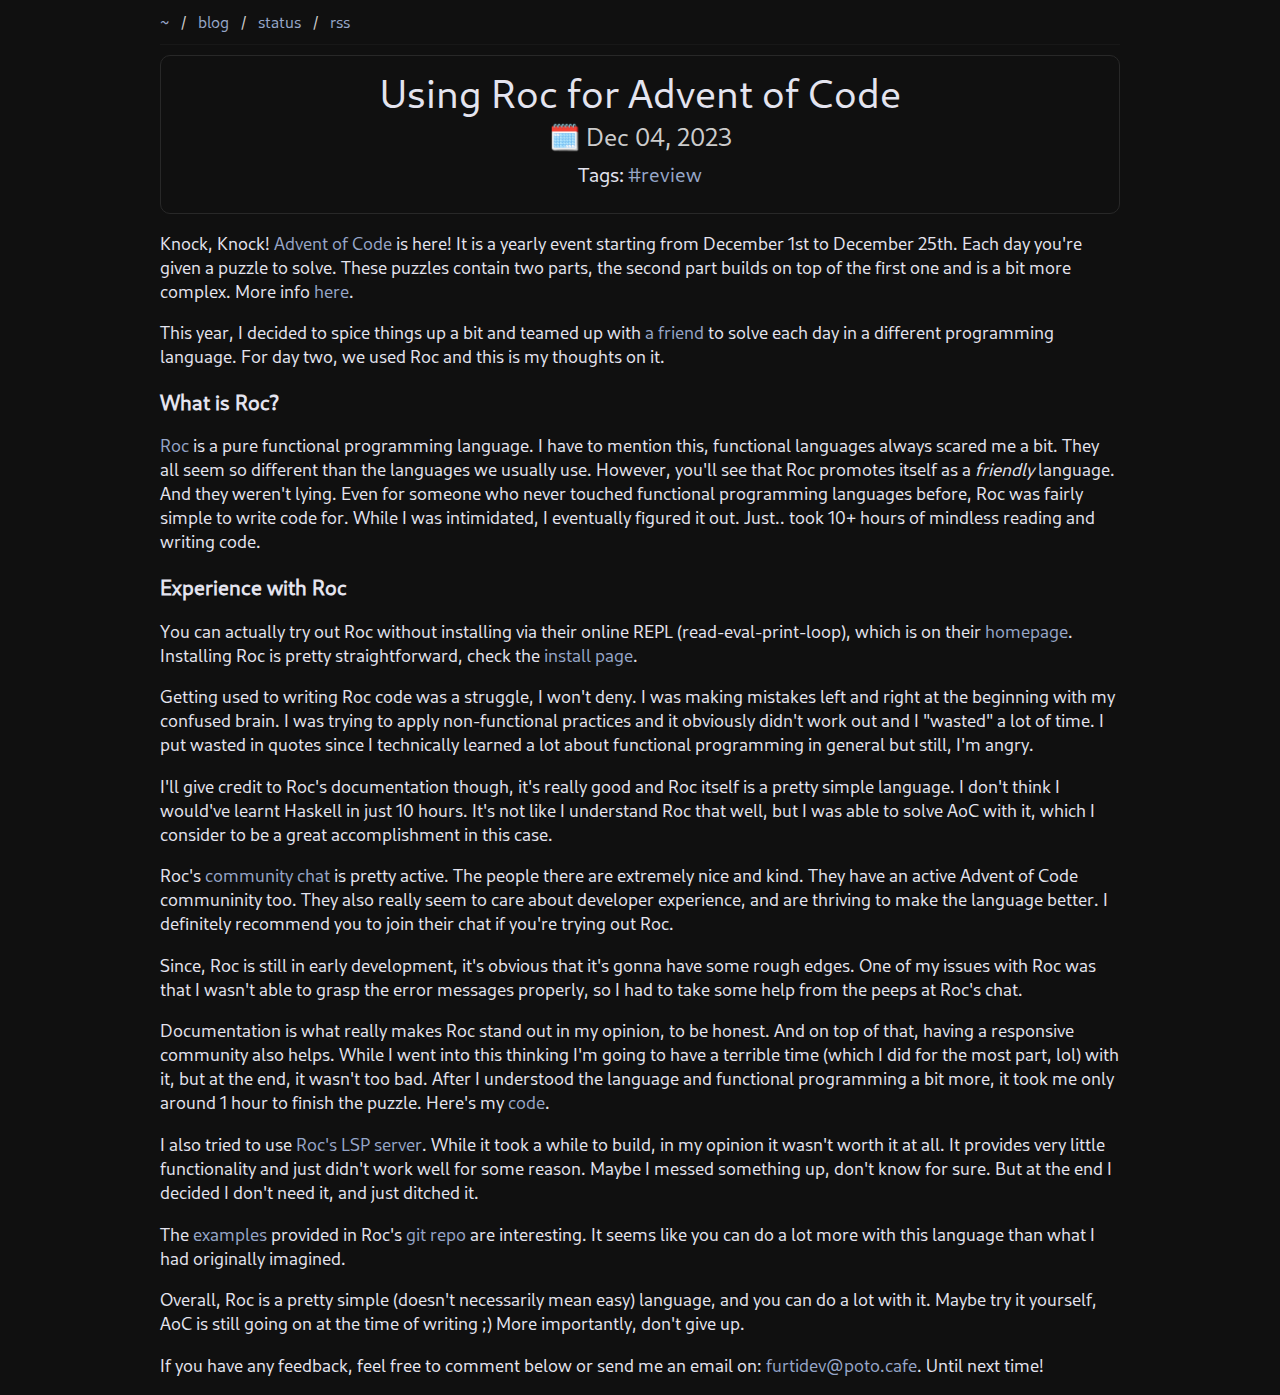
<file: blog/roc-programming-language/index.html>
<!DOCTYPE html>
<head>
    <meta charset="utf-8"/>
    <meta property="og:url" content="https://furtidev.github.io/blog/roc-programming-language/">
    <meta property="og:type" content="blog" />
    <meta name="viewport" content="width=device-width, initial-scale=1.0">
    
  <title>Using Roc for Advent of Code</title>
  <meta property="og:title" content="Using Roc for Advent of Code | furtidev's blog">
  <meta property="og:description" content="Let&#x27;s talk about Roc and AoC.">
  <meta name="description" content="Let&#x27;s talk about Roc and AoC.">
  <script type="application/ld+json">
    {
      "@context": "https://schema.org",
      "@type": "BlogPosting",
      "headline": "Using Roc for Advent of Code",
      "datePublished": "2023-12-04",
      "author": [{
          "@type": "Person",
          "name": "furtidev",
          "url": "https://poto.cafe/@furtidev"
      }]
    }
  </script>

    <link rel="stylesheet" href="https://furtidev.github.io/site.css">
    <link rel="apple-touch-icon" sizes="180x180" href="/apple-touch-icon.png">
    <link rel="icon" type="image/png" sizes="32x32" href="/favicon-32x32.png">
    <link rel="icon" type="image/png" sizes="16x16" href="/favicon-16x16.png">
    <link rel="manifest" href="/site.webmanifest">
    <link rel="mask-icon" href="/safari-pinned-tab.svg" color="#5bbad5">
    <meta name="msapplication-TileColor" content="#da532c">
    <meta name="theme-color" content="#ffffff">
</head>

<div class="navbar">
    <ul>
    <li><a href="/">~</a></li>
    <li><a href="https://furtidev.github.io/blog/">blog</a></li>
    <li><a href='https://furtidev.github.io/status'>status</a></li>
    <li><a href='https://furtidev.github.io/rss.xml'>rss</a></li>
    </ul>
</div>

<div class="content">


<div class="post">
<article>
<div class="heading-template" style="line-height: 35px;">
<span style="font-size: 40px; margin-bottom">Using Roc for Advent of Code</span><br/>
<span style="font-size: 25px; color: #ccc">🗓️ <time datetime="2023-12-04">Dec 04, 2023</time></span><br>
<span style="font-size: 20px">
Tags:


<a href='https://furtidev.github.io/tags/review/'>#review</a>


</span>
</div>
<div style="font-size: 110%"><p>Knock, Knock! <a rel="noopener" target="_blank" href="https://adventofcode.com/">Advent of Code</a> is here! It is a yearly event starting from December 1st to December 25th. Each day you're given a puzzle to solve. These puzzles contain two parts, the second part builds on top of the first one and is a bit more complex. More info <a rel="noopener" target="_blank" href="https://adventofcode.com/2023/about">here</a>.</p>
<p>This year, I decided to spice things up a bit and teamed up with <a rel="noopener" target="_blank" href="https://mjestecko.neocities.org/">a friend</a> to solve each day in a different programming language. For day two, we used Roc and this is my thoughts on it.</p>
<h3 id="what-is-roc">What is Roc?</h3>
<p><a rel="noopener" target="_blank" href="https://www.roc-lang.org/">Roc</a> is a pure functional programming language. I have to mention this, functional languages always scared me a bit. They all seem so different than the languages we usually use. However, you'll see that Roc promotes itself as a <em>friendly</em> language. And they weren't lying. Even for someone who never touched functional programming languages before, Roc was fairly simple to write code for. While I was intimidated, I eventually figured it out. Just.. took 10+ hours of mindless reading and writing code.</p>
<h3 id="experience-with-roc">Experience with Roc</h3>
<p>You can actually try out Roc without installing via their online REPL (read-eval-print-loop), which is on their <a rel="noopener" target="_blank" href="https://www.roc-lang.org/#try-roc">homepage</a>. Installing Roc is pretty straightforward, check the <a rel="noopener" target="_blank" href="https://www.roc-lang.org/install">install page</a>. </p>
<p>Getting used to writing Roc code was a struggle, I won't deny. I was making mistakes left and right at the beginning with my confused brain. I was trying to apply non-functional practices and it obviously didn't work out and I &quot;wasted&quot; a lot of time. I put wasted in quotes since I technically learned a lot about functional programming in general but still, I'm angry. </p>
<p>I'll give credit to Roc's documentation though, it's really good and Roc itself is a pretty simple language. I don't think I would've learnt Haskell in just 10 hours. It's not like I understand Roc that well, but I was able to solve AoC with it, which I consider to be a great accomplishment in this case. </p>
<p>Roc's <a rel="noopener" target="_blank" href="https://roc.zulipchat.com/">community chat</a> is pretty active. The people there are extremely nice and kind. They have an active Advent of Code communinity too. They also really seem to care about developer experience, and are thriving to make the language better. I definitely recommend you to join their chat if you're trying out Roc. </p>
<p>Since, Roc is still in early development, it's obvious that it's gonna have some rough edges. One of my issues with Roc was that I wasn't able to grasp the error messages properly, so I had to take some help from the peeps at Roc's chat. </p>
<p>Documentation is what really makes Roc stand out in my opinion, to be honest. And on top of that, having a responsive community also helps. While I went into this thinking I'm going to have a terrible time (which I did for the most part, lol) with it, but at the end, it wasn't too bad. After I understood the language and functional programming a bit more, it took me only around 1 hour to finish the puzzle. Here's my <a rel="noopener" target="_blank" href="https://github.com/furtidev/aoc-2023/blob/main/day-02/main.roc">code</a>.</p>
<p>I also tried to use <a rel="noopener" target="_blank" href="https://github.com/roc-lang/roc/tree/main/crates/lang_srv">Roc's LSP server</a>. While it took a while to build, in my opinion it wasn't worth it at all. It provides very little functionality and just didn't work well for some reason. Maybe I messed something up, don't know for sure. But at the end I decided I don't need it, and just ditched it. </p>
<p>The <a rel="noopener" target="_blank" href="https://github.com/roc-lang/roc/tree/main/examples">examples</a> provided in Roc's <a rel="noopener" target="_blank" href="https://github.com/roc-lang/roc">git repo</a> are interesting. It seems like you can do a lot more with this language than what I had originally imagined. </p>
<p>Overall, Roc is a pretty simple (doesn't necessarily mean easy) language, and you can do a lot with it. Maybe try it yourself, AoC is still going on at the time of writing ;) More importantly, don't give up.</p>
<p>If you have any feedback, feel free to comment below or send me an email on: <a href="mailto:furtidev@poto.cafe">furtidev@poto.cafe</a>. Until next time!</p>
</div>
</article>
</div>

<script src="https://utteranc.es/client.js"
        repo="furtidev/furtidev.github.io"
        issue-term="pathname"
        label="comment"
        theme="gruvbox-dark"
        crossorigin="anonymous"
        async>
</script>
    
</div>
</body>
</file>
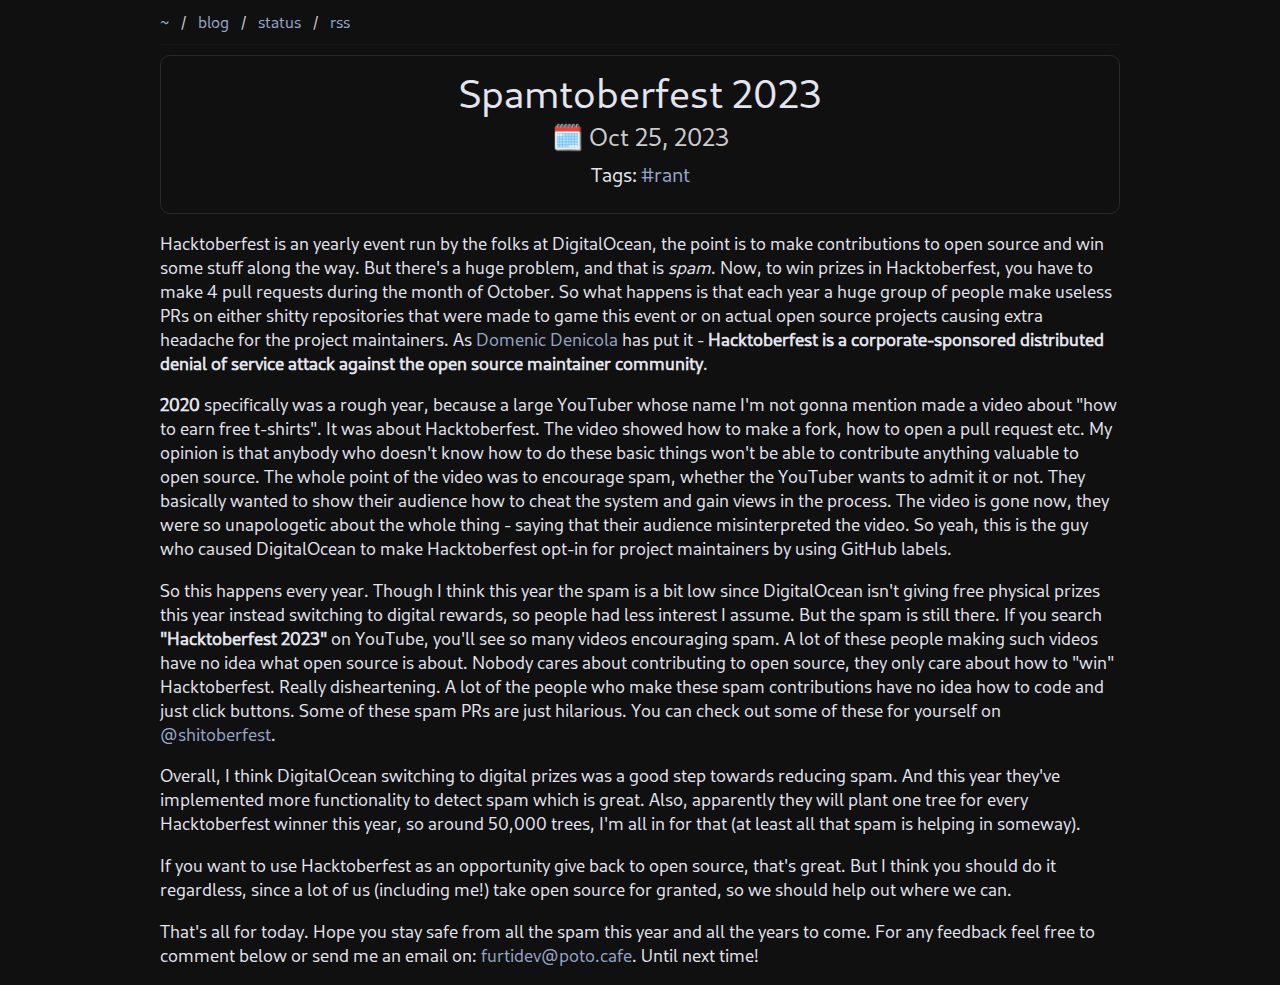
<file: blog/spamtoberfest/index.html>
<!DOCTYPE html>
<head>
    <meta charset="utf-8"/>
    <meta property="og:url" content="https://furtidev.github.io/blog/spamtoberfest/">
    <meta property="og:type" content="blog" />
    <meta name="viewport" content="width=device-width, initial-scale=1.0">
    
  <title>Spamtoberfest 2023</title>
  <meta property="og:title" content="Spamtoberfest 2023 | furtidev's blog">
  <meta property="og:description" content="A rant on Hacktoberfest">
  <meta name="description" content="A rant on Hacktoberfest">
  <script type="application/ld+json">
    {
      "@context": "https://schema.org",
      "@type": "BlogPosting",
      "headline": "Spamtoberfest 2023",
      "datePublished": "2023-10-25",
      "author": [{
          "@type": "Person",
          "name": "furtidev",
          "url": "https://poto.cafe/@furtidev"
      }]
    }
  </script>

    <link rel="stylesheet" href="https://furtidev.github.io/site.css">
    <link rel="apple-touch-icon" sizes="180x180" href="/apple-touch-icon.png">
    <link rel="icon" type="image/png" sizes="32x32" href="/favicon-32x32.png">
    <link rel="icon" type="image/png" sizes="16x16" href="/favicon-16x16.png">
    <link rel="manifest" href="/site.webmanifest">
    <link rel="mask-icon" href="/safari-pinned-tab.svg" color="#5bbad5">
    <meta name="msapplication-TileColor" content="#da532c">
    <meta name="theme-color" content="#ffffff">
</head>

<div class="navbar">
    <ul>
    <li><a href="/">~</a></li>
    <li><a href="https://furtidev.github.io/blog/">blog</a></li>
    <li><a href='https://furtidev.github.io/status'>status</a></li>
    <li><a href='https://furtidev.github.io/rss.xml'>rss</a></li>
    </ul>
</div>

<div class="content">


<div class="post">
<article>
<div class="heading-template" style="line-height: 35px;">
<span style="font-size: 40px; margin-bottom">Spamtoberfest 2023</span><br/>
<span style="font-size: 25px; color: #ccc">🗓️ <time datetime="2023-10-25">Oct 25, 2023</time></span><br>
<span style="font-size: 20px">
Tags:


<a href='https://furtidev.github.io/tags/rant/'>#rant</a>


</span>
</div>
<div style="font-size: 110%"><p>Hacktoberfest is an yearly event run by the folks at DigitalOcean, the point is to make contributions to open source and win some stuff along the way. But there's a huge problem, and that is <em>spam</em>. Now, to win prizes in Hacktoberfest, you have to make 4 pull requests during the month of October. So what happens is that each year a huge group of people make useless PRs on either shitty repositories that were made to game this event or on actual open source projects causing extra headache for the project maintainers. As <a rel="noopener" target="_blank" href="https://blog.domenic.me/hacktoberfest/">Domenic Denicola</a> has put it - <strong>Hacktoberfest is a corporate-sponsored distributed denial of service attack against the open source maintainer community</strong>.</p>
<p><strong>2020</strong> specifically was a rough year, because a large YouTuber whose name I'm not gonna mention made a video about &quot;how to earn free t-shirts&quot;. It was about Hacktoberfest. The video showed how to make a fork, how to open a pull request etc. My opinion is that anybody who doesn't know how to do these basic things won't be able to contribute anything valuable to open source. The whole point of the video was to encourage spam, whether the YouTuber wants to admit it or not. They basically wanted to show their audience how to cheat the system and gain views in the process. The video is gone now, they were so unapologetic about the whole thing - saying that their audience misinterpreted the video. So yeah, this is the guy who caused DigitalOcean to make Hacktoberfest opt-in for project maintainers by using GitHub labels.</p>
<p>So this happens every year. Though I think this year the spam is a bit low since DigitalOcean isn't giving free physical prizes this year instead switching to digital rewards, so people had less interest I assume. But the spam is still there. If you search <strong>&quot;Hacktoberfest 2023&quot;</strong> on YouTube, you'll see so many videos encouraging spam. A lot of these people making such videos have no idea what open source is about. Nobody cares about contributing to open source, they only care about how to &quot;win&quot; Hacktoberfest. Really disheartening. A lot of the people who make these spam contributions have no idea how to code and just click buttons. Some of these spam PRs are just hilarious. You can check out some of these for yourself on <a rel="noopener" target="_blank" href="https://twitter.com/shitoberfest">@shitoberfest</a>.</p>
<p>Overall, I think DigitalOcean switching to digital prizes was a good step towards reducing spam. And this year they've implemented more functionality to detect spam which is great. Also, apparently they will plant one tree for every Hacktoberfest winner this year, so around 50,000 trees, I'm all in for that (at least all that spam is helping in someway). </p>
<p>If you want to use Hacktoberfest as an opportunity give back to open source, that's great. But I think you should do it regardless, since a lot of us (including me!) take open source for granted, so we should help out where we can.</p>
<p>That's all for today. Hope you stay safe from all the spam this year and all the years to come. For any feedback feel free to comment below or send me an email on: <a href="mailto:furtidev@poto.cafe">furtidev@poto.cafe</a>. Until next time!</p>
</div>
</article>
</div>

<script src="https://utteranc.es/client.js"
        repo="furtidev/furtidev.github.io"
        issue-term="pathname"
        label="comment"
        theme="gruvbox-dark"
        crossorigin="anonymous"
        async>
</script>
    
</div>
</body>
</file>
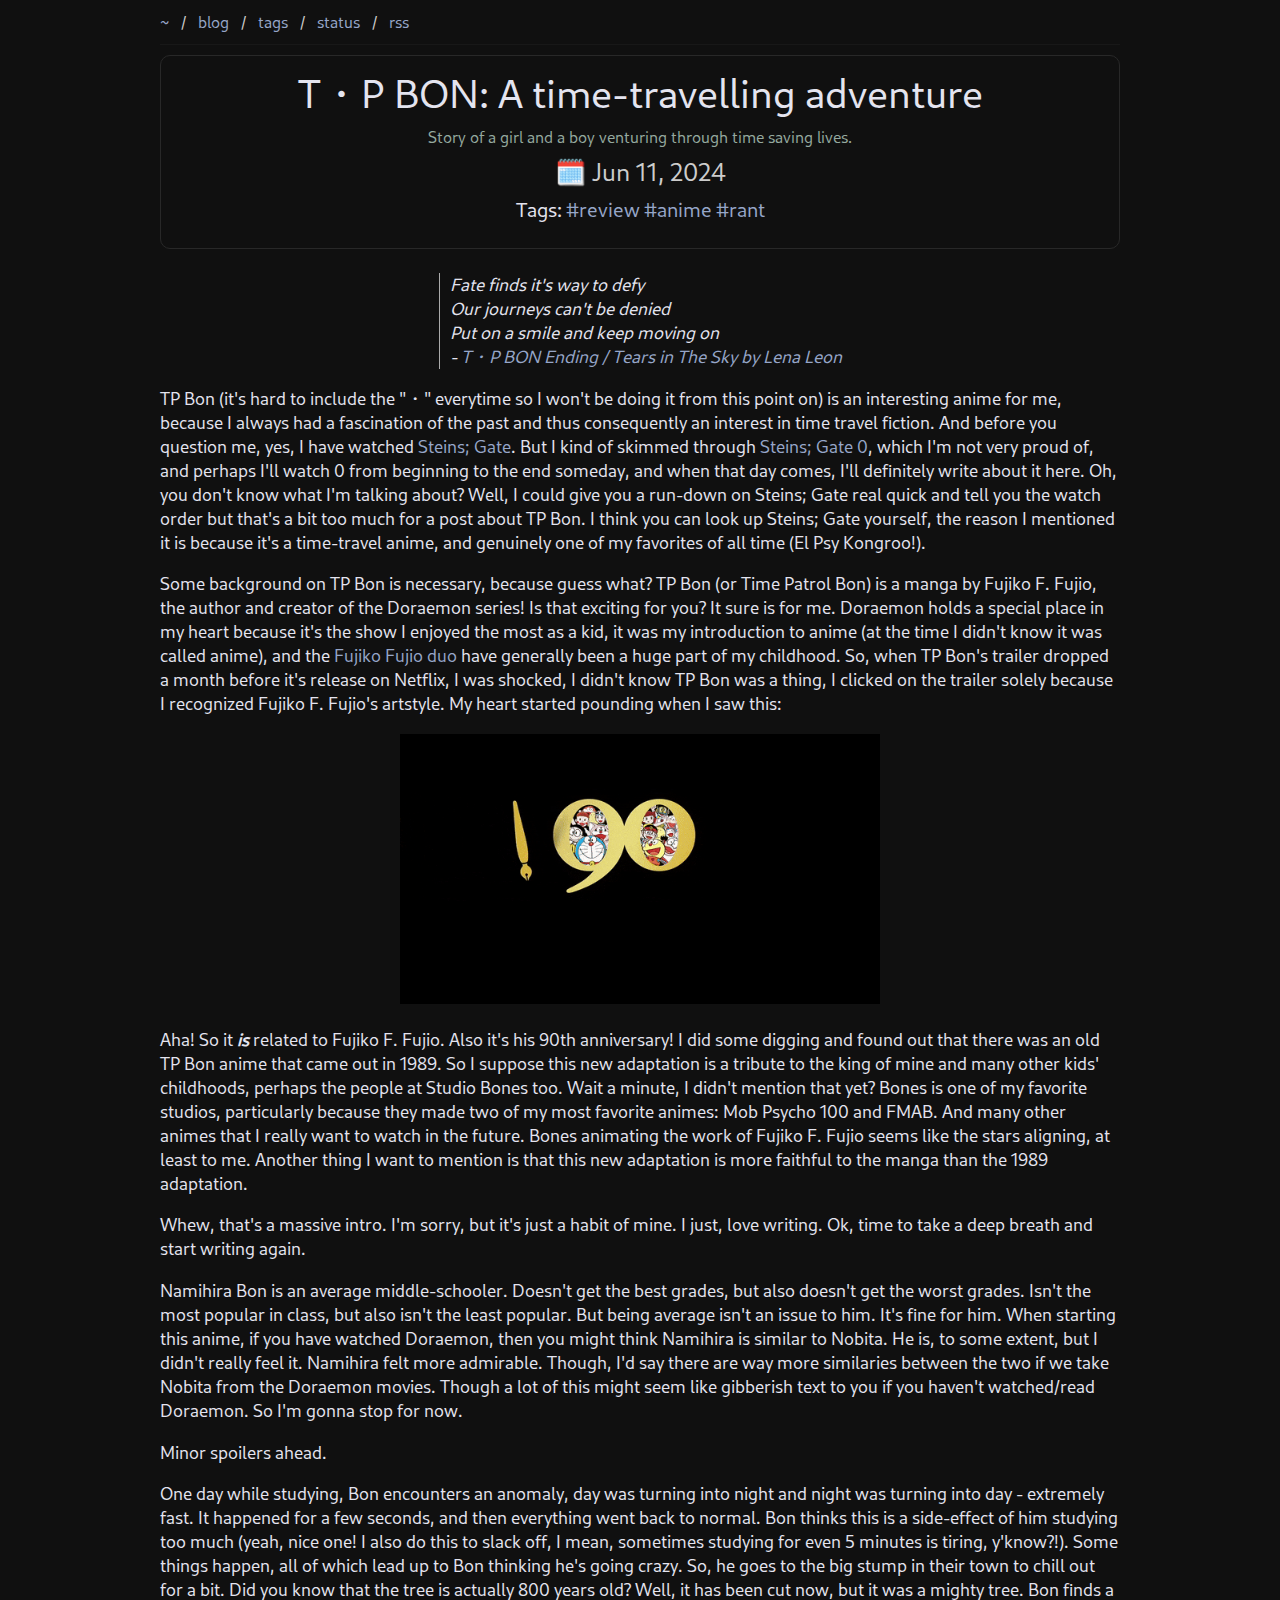
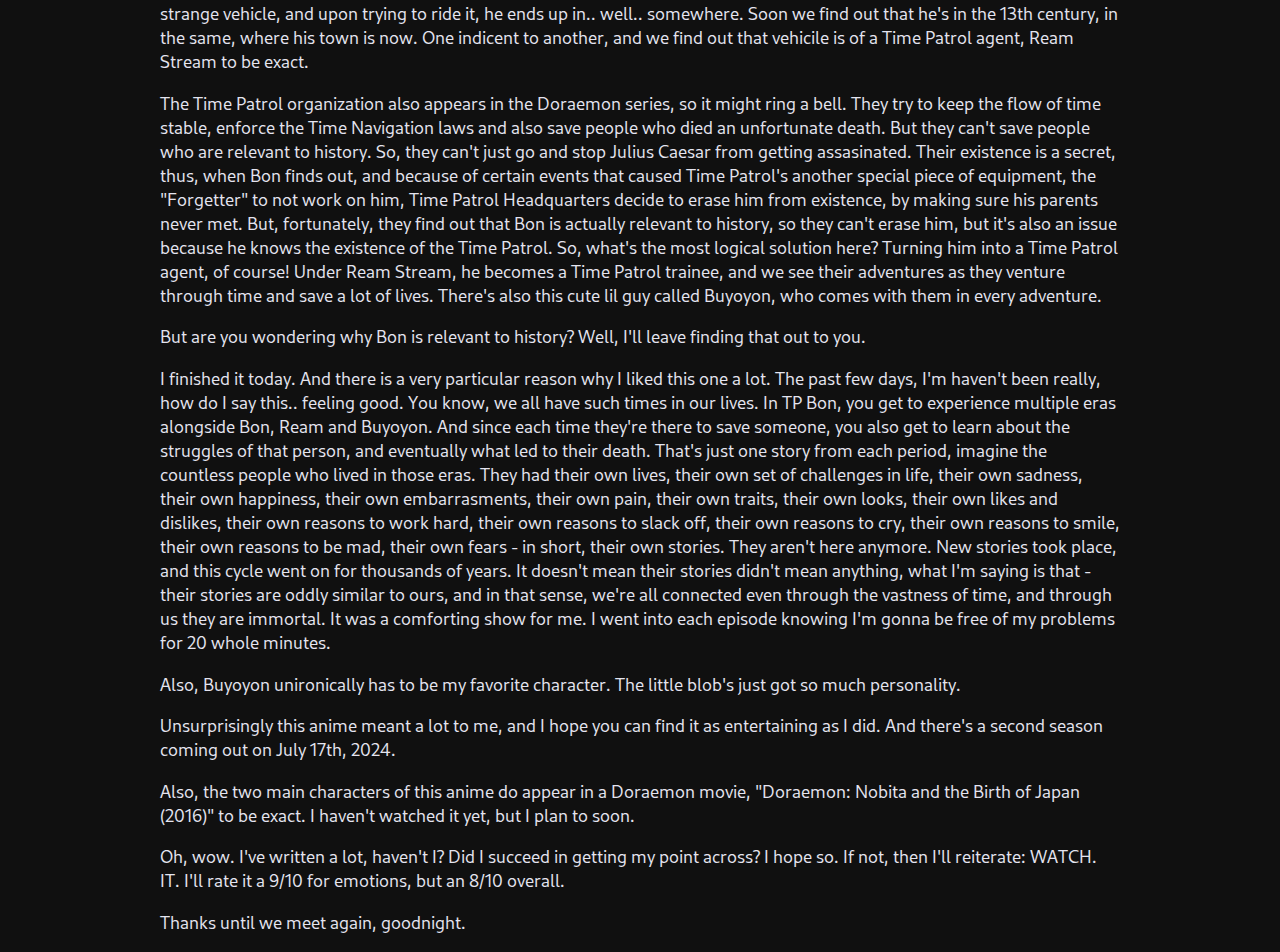
<file: blog/tp-bon-season-one/index.html>
<!DOCTYPE html>
<head>
    <meta charset="utf-8"/>
    <meta property="og:url" content="https://furtidev.github.io/blog/tp-bon-season-one/">
    <meta property="og:type" content="blog" />
    <meta name="viewport" content="width=device-width, initial-scale=1.0">
    
  <title>T・P BON: A time-travelling adventure</title>
  <meta property="og:title" content="T・P BON: A time-travelling adventure | furtidev's blog">
  <meta property="og:description" content="Story of a girl and a boy venturing through time saving lives.">
  <meta name="description" content="Story of a girl and a boy venturing through time saving lives.">
  <script type="application/ld+json">
    {
      "@context": "https://schema.org",
      "@type": "BlogPosting",
      "headline": "T・P BON: A time-travelling adventure",
      "datePublished": "2024-06-11",
      "author": [{
          "@type": "Person",
          "name": "furtidev",
          "url": "https://poto.cafe/@furtidev"
      }]
    }
  </script>

    <link rel="stylesheet" href="https://furtidev.github.io/site.css">
    <link rel="apple-touch-icon" sizes="180x180" href="/apple-touch-icon.png">
    <link rel="icon" type="image/png" sizes="32x32" href="/favicon-32x32.png">
    <link rel="icon" type="image/png" sizes="16x16" href="/favicon-16x16.png">
    <link rel="manifest" href="/site.webmanifest">
    <link rel="mask-icon" href="/safari-pinned-tab.svg" color="#5bbad5">
    <meta name="msapplication-TileColor" content="#da532c">
    <meta name="theme-color" content="#ffffff">
</head>

<div class="navbar">
    <ul>
    <li><a href="/">~</a></li>
    <li><a href="https://furtidev.github.io/blog/">blog</a></li>
    <li><a href='https://furtidev.github.io/tags'>tags</a></li>
    <li><a href='https://furtidev.github.io/status'>status</a></li>
    <li><a href='https://furtidev.github.io/rss.xml'>rss</a></li>
    </ul>
</div>

<div class="content">


<div class="post">
<article>
<div class="heading-template" style="line-height: 35px;">
<span style="font-size: 40px; margin-bottom">T・P BON: A time-travelling adventure</span><br/>
<span style="color: #95a99f">Story of a girl and a boy venturing through time saving lives.</span> <br>
<span style="font-size: 25px; color: #ccc">🗓️ <time datetime="2024-06-11">Jun 11, 2024</time></span><br>
<span style="font-size: 20px">
Tags:


<a href='https://furtidev.github.io/tags/review/'>#review</a>

<a href='https://furtidev.github.io/tags/anime/'>#anime</a>

<a href='https://furtidev.github.io/tags/rant/'>#rant</a>


</span>
</div>
<div style="font-size: 110%"><br>
<div style="text-align: center;">
<div style="display: inline-block; text-align: left; font-style: italic; border-left: 1px solid #aaa; padding-left: 10px">
Fate finds it's way to defy<br>
Our journeys can't be denied<br>
Put on a smile and keep moving on<br>
- <a href="https://www.youtube.com/watch?v=rY5nHfoCqtk">T・P BON Ending / Tears in The Sky by Lena Leon</a><br>
</div>
</div>
<p>TP Bon (it's hard to include the &quot;・&quot; everytime so I won't be doing it from this point on) is an interesting anime for me, because I always had a fascination of the past and thus consequently an interest in time travel fiction. And before you question me, yes, I have watched <a rel="noopener" target="_blank" href="https://myanimelist.net/anime/9253/Steins_Gate">Steins; Gate</a>. But I kind of skimmed through <a rel="noopener" target="_blank" href="https://myanimelist.net/anime/30484/Steins_Gate_0">Steins; Gate 0</a>, which I'm not very proud of, and perhaps I'll watch 0 from beginning to the end someday, and when that day comes, I'll definitely write about it here. Oh, you don't know what I'm talking about? Well, I could give you a run-down on Steins; Gate real quick and tell you the watch order but that's a bit too much for a post about TP Bon. I think you can look up Steins; Gate yourself, the reason I mentioned it is because it's a time-travel anime, and genuinely one of my favorites of all time (El Psy Kongroo!). </p>
<p>Some background on TP Bon is necessary, because guess what? TP Bon (or Time Patrol Bon) is a manga by Fujiko F. Fujio, the author and creator of the Doraemon series! Is that exciting for you? It sure is for me. Doraemon holds a special place in my heart because it's the show I enjoyed the most as a kid, it was my introduction to anime (at the time I didn't know it was called anime), and the <a rel="noopener" target="_blank" href="https://en.wikipedia.org/wiki/Fujiko_Fujio">Fujiko Fujio duo</a> have generally been a huge part of my childhood. So, when TP Bon's trailer dropped a month before it's release on Netflix, I was shocked, I didn't know TP Bon was a thing, I clicked on the trailer solely because I recognized Fujiko F. Fujio's artstyle. My heart started pounding when I saw this:</p>
<center><img src="/tp_bon_blog/fujiko_f_fujio_90th_anniversary.gif" width="50%" height="50%" />
</center>
<p>Aha! So it <em><strong>is</strong></em> related to Fujiko F. Fujio. Also it's his 90th anniversary! I did some digging and found out that there was an old TP Bon anime that came out in 1989. So I suppose this new adaptation is a tribute to the king of mine and many other kids' childhoods, perhaps the people at Studio Bones too. Wait a minute, I didn't mention that yet? Bones is one of my favorite studios, particularly because they made two of my most favorite animes: Mob Psycho 100 and FMAB. And many other animes that I really want to watch in the future. Bones animating the work of Fujiko F. Fujio seems like the stars aligning, at least to me. Another thing I want to mention is that this new adaptation is more faithful to the manga than the 1989 adaptation.</p>
<p>Whew, that's a massive intro. I'm sorry, but it's just a habit of mine. I just, love writing. Ok, time to take a deep breath and start writing again.</p>
<p>Namihira Bon is an average middle-schooler. Doesn't get the best grades, but also doesn't get the worst grades. Isn't the most popular in class, but also isn't the least popular. But being average isn't an issue to him. It's fine for him. When starting this anime, if you have watched Doraemon, then you might think Namihira is similar to Nobita. He is, to some extent, but I didn't really feel it. Namihira felt more admirable. Though, I'd say there are way more similaries between the two if we take Nobita from the Doraemon movies. Though a lot of this might seem like gibberish text to you if you haven't watched/read Doraemon. So I'm gonna stop for now. </p>
<p>Minor spoilers ahead.</p>
<p>One day while studying, Bon encounters an anomaly, day was turning into night and night was turning into day - extremely fast. It happened for a few seconds, and then everything went back to normal. Bon thinks this is a side-effect of him studying too much (yeah, nice one! I also do this to slack off, I mean, sometimes studying for even 5 minutes is tiring, y'know?!). Some things happen, all of which lead up to Bon thinking he's going crazy. So, he goes to the big stump in their town to chill out for a bit. Did you know that the tree is actually 800 years old? Well, it has been cut now, but it was a mighty tree. Bon finds a strange vehicle, and upon trying to ride it, he ends up in.. well.. somewhere. Soon we find out that he's in the 13th century, in the same, where his town is now. One indicent to another, and we find out that vehicile is of a Time Patrol agent, Ream Stream to be exact.</p>
<p>The Time Patrol organization also appears in the Doraemon series, so it might ring a bell. They try to keep the flow of time stable, enforce the Time Navigation laws and also save people who died an unfortunate death. But they can't save people who are relevant to history. So, they can't just go and stop Julius Caesar from getting assasinated. Their existence is a secret, thus, when Bon finds out, and because of certain events that caused Time Patrol's another special piece of equipment, the &quot;Forgetter&quot; to not work on him, Time Patrol Headquarters decide to erase him from existence, by making sure his parents never met. But, fortunately, they find out that Bon is actually relevant to history, so they can't erase him, but it's also an issue because he knows the existence of the Time Patrol. So, what's the most logical solution here? Turning him into a Time Patrol agent, of course! Under Ream Stream, he becomes a Time Patrol trainee, and we see their adventures as they venture through time and save a lot of lives. There's also this cute lil guy called Buyoyon, who comes with them in every adventure.</p>
<p>But are you wondering why Bon is relevant to history? Well, I'll leave finding that out to you. </p>
<p>I finished it today. And there is a very particular reason why I liked this one a lot. The past few days, I'm haven't been really, how do I say this.. feeling good. You know, we all have such times in our lives. In TP Bon, you get to experience multiple eras alongside Bon, Ream and Buyoyon. And since each time they're there to save someone, you also get to learn about the struggles of that person, and eventually what led to their death. That's just one story from each period, imagine the countless people who lived in those eras. They had their own lives, their own set of challenges in life, their own sadness, their own happiness, their own embarrasments, their own pain, their own traits, their own looks, their own likes and dislikes, their own reasons to work hard, their own reasons to slack off, their own reasons to cry, their own reasons to smile, their own reasons to be mad, their own fears - in short, their own stories. They aren't here anymore. New stories took place, and this cycle went on for thousands of years. It doesn't mean their stories didn't mean anything, what I'm saying is that - their stories are oddly similar to ours, and in that sense, we're all connected even through the vastness of time, and through us they are immortal. It was a comforting show for me. I went into each episode knowing I'm gonna be free of my problems for 20 whole minutes. </p>
<p>Also, Buyoyon unironically has to be my favorite character. The little blob's just got so much personality.</p>
<p>Unsurprisingly this anime meant a lot to me, and I hope you can find it as entertaining as I did. And there's a second season coming out on July 17th, 2024. </p>
<p>Also, the two main characters of this anime do appear in a Doraemon movie, &quot;Doraemon: Nobita and the Birth of Japan (2016)&quot; to be exact. I haven't watched it yet, but I plan to soon. </p>
<p>Oh, wow. I've written a lot, haven't I? Did I succeed in getting my point across? I hope so. If not, then I'll reiterate: WATCH. IT. I'll rate it a 9/10 for emotions, but an 8/10 overall. </p>
<p>Thanks until we meet again, goodnight.</p>
</div>
</article>
</div>

<script src="https://utteranc.es/client.js"
        repo="furtidev/furtidev.github.io"
        issue-term="pathname"
        label="comment"
        theme="gruvbox-dark"
        crossorigin="anonymous"
        async>
</script>
    
</div>
</body>
</file>
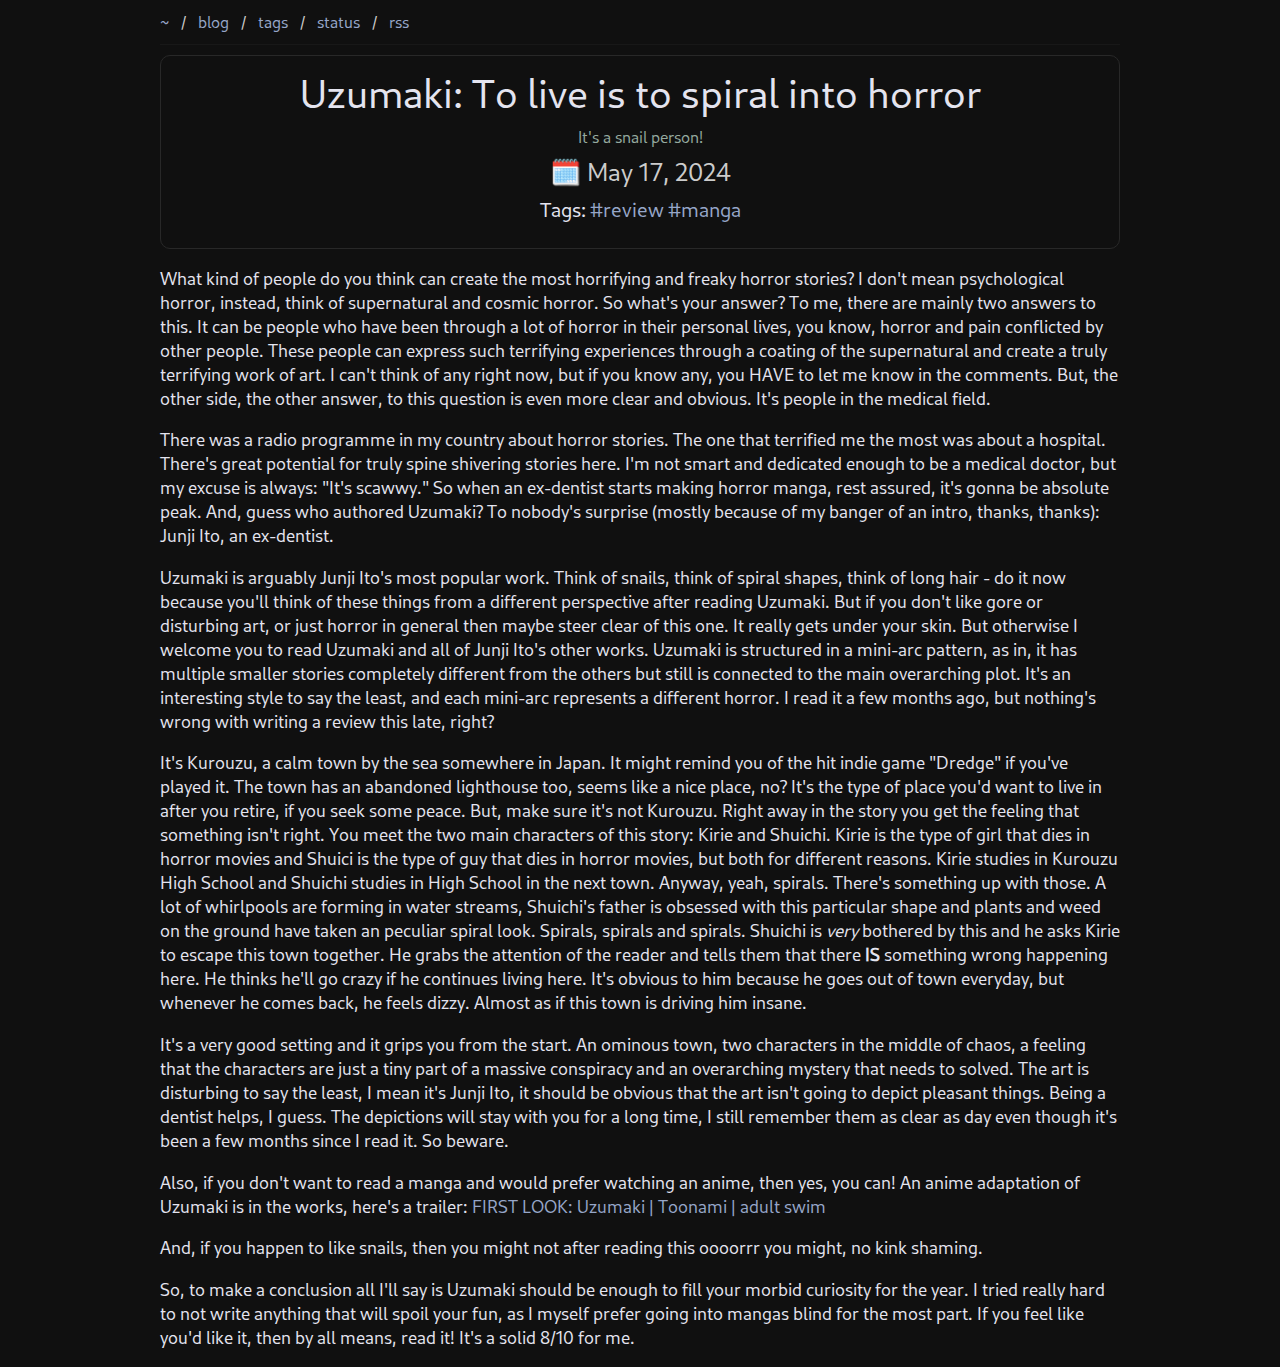
<file: blog/uzumaki-manga/index.html>
<!DOCTYPE html>
<head>
    <meta charset="utf-8"/>
    <meta property="og:url" content="https://furtidev.github.io/blog/uzumaki-manga/">
    <meta property="og:type" content="blog" />
    <meta name="viewport" content="width=device-width, initial-scale=1.0">
    
  <title>Uzumaki: To live is to spiral into horror</title>
  <meta property="og:title" content="Uzumaki: To live is to spiral into horror | furtidev's blog">
  <meta property="og:description" content="It&#x27;s a snail person!">
  <meta name="description" content="It&#x27;s a snail person!">
  <script type="application/ld+json">
    {
      "@context": "https://schema.org",
      "@type": "BlogPosting",
      "headline": "Uzumaki: To live is to spiral into horror",
      "datePublished": "2024-05-17",
      "author": [{
          "@type": "Person",
          "name": "furtidev",
          "url": "https://poto.cafe/@furtidev"
      }]
    }
  </script>

    <link rel="stylesheet" href="https://furtidev.github.io/site.css">
    <link rel="apple-touch-icon" sizes="180x180" href="/apple-touch-icon.png">
    <link rel="icon" type="image/png" sizes="32x32" href="/favicon-32x32.png">
    <link rel="icon" type="image/png" sizes="16x16" href="/favicon-16x16.png">
    <link rel="manifest" href="/site.webmanifest">
    <link rel="mask-icon" href="/safari-pinned-tab.svg" color="#5bbad5">
    <meta name="msapplication-TileColor" content="#da532c">
    <meta name="theme-color" content="#ffffff">
</head>

<div class="navbar">
    <ul>
    <li><a href="/">~</a></li>
    <li><a href="https://furtidev.github.io/blog/">blog</a></li>
    <li><a href='https://furtidev.github.io/tags'>tags</a></li>
    <li><a href='https://furtidev.github.io/status'>status</a></li>
    <li><a href='https://furtidev.github.io/rss.xml'>rss</a></li>
    </ul>
</div>

<div class="content">


<div class="post">
<article>
<div class="heading-template" style="line-height: 35px;">
<span style="font-size: 40px; margin-bottom">Uzumaki: To live is to spiral into horror</span><br/>
<span style="color: #95a99f">It&#x27;s a snail person!</span> <br>
<span style="font-size: 25px; color: #ccc">🗓️ <time datetime="2024-05-17">May 17, 2024</time></span><br>
<span style="font-size: 20px">
Tags:


<a href='https://furtidev.github.io/tags/review/'>#review</a>

<a href='https://furtidev.github.io/tags/manga/'>#manga</a>


</span>
</div>
<div style="font-size: 110%"><p>What kind of people do you think can create the most horrifying and freaky horror stories? I don't mean psychological horror, instead, think of supernatural and cosmic horror. So what's your answer? To me, there are mainly two answers to this. It can be people who have been through a lot of horror in their personal lives, you know, horror and pain conflicted by other people. These people can express such terrifying experiences through a coating of the supernatural and create a truly terrifying work of art. I can't think of any right now, but if you know any, you HAVE to let me know in the comments. But, the other side, the other answer, to this question is even more clear and obvious. It's people in the medical field.</p>
<p>There was a radio programme in my country about horror stories. The one that terrified me the most was about a hospital. There's great potential for truly spine shivering stories here. I'm not smart and dedicated enough to be a medical doctor, but my excuse is always: &quot;It's scawwy.&quot; So when an ex-dentist starts making horror manga, rest assured, it's gonna be absolute peak. And, guess who authored Uzumaki? To nobody's surprise (mostly because of my banger of an intro, thanks, thanks): Junji Ito, an ex-dentist.</p>
<p>Uzumaki is arguably Junji Ito's most popular work. Think of snails, think of spiral shapes, think of long hair - do it now because you'll think of these things from a different perspective after reading Uzumaki. But if you don't like gore or disturbing art, or just horror in general then maybe steer clear of this one. It really gets under your skin. But otherwise I welcome you to read Uzumaki and all of Junji Ito's other works. Uzumaki is structured in a mini-arc pattern, as in, it has multiple smaller stories completely different from the others but still is connected to the main overarching plot. It's an interesting style to say the least, and each mini-arc represents a different horror. I read it a few months ago, but nothing's wrong with writing a review this late, right?</p>
<p>It's Kurouzu, a calm town by the sea somewhere in Japan. It might remind you of the hit indie game &quot;Dredge&quot; if you've played it. The town has an abandoned lighthouse too, seems like a nice place, no? It's the type of place you'd want to live in after you retire, if you seek some peace. But, make sure it's not Kurouzu. Right away in the story you get the feeling that something isn't right. You meet the two main characters of this story: Kirie and Shuichi. Kirie is the type of girl that dies in horror movies and Shuici is the type of guy that dies in horror movies, but both for different reasons. Kirie studies in Kurouzu High School and Shuichi studies in High School in the next town. Anyway, yeah, spirals. There's something up with those. A lot of whirlpools are forming in water streams, Shuichi's father is obsessed with this particular shape and plants and weed on the ground have taken an peculiar spiral look. Spirals, spirals and spirals. Shuichi is <em>very</em> bothered by this and he asks Kirie to escape this town together. He grabs the attention of the reader and tells them that there <strong>IS</strong> something wrong happening here. He thinks he'll go crazy if he continues living here. It's obvious to him because he goes out of town everyday, but whenever he comes back, he feels dizzy. Almost as if this town is driving him insane.</p>
<p>It's a very good setting and it grips you from the start. An ominous town, two characters in the middle of chaos, a feeling that the characters are just a tiny part of a massive conspiracy and an overarching mystery that needs to solved. The art is disturbing to say the least, I mean it's Junji Ito, it should be obvious that the art isn't going to depict pleasant things. Being a dentist helps, I guess. The depictions will stay with you for a long time, I still remember them as clear as day even though it's been a few months since I read it. So beware.</p>
<p>Also, if you don't want to read a manga and would prefer watching an anime, then yes, you can! An anime adaptation of Uzumaki is in the works, here's a trailer: <a rel="noopener" target="_blank" href="https://www.youtube.com/watch?v=qRrqvjjKlOs">FIRST LOOK: Uzumaki | Toonami | adult swim</a></p>
<p>And, if you happen to like snails, then you might not after reading this oooorrr you might, no kink shaming.</p>
<p>So, to make a conclusion all I'll say is Uzumaki should be enough to fill your morbid curiosity for the year. I tried really hard to not write anything that will spoil your fun, as I myself prefer going into mangas blind for the most part. If you feel like you'd like it, then by all means, read it! It's a solid 8/10 for me.</p>
</div>
</article>
</div>

<script src="https://utteranc.es/client.js"
        repo="furtidev/furtidev.github.io"
        issue-term="pathname"
        label="comment"
        theme="gruvbox-dark"
        crossorigin="anonymous"
        async>
</script>
    
</div>
</body>
</file>
